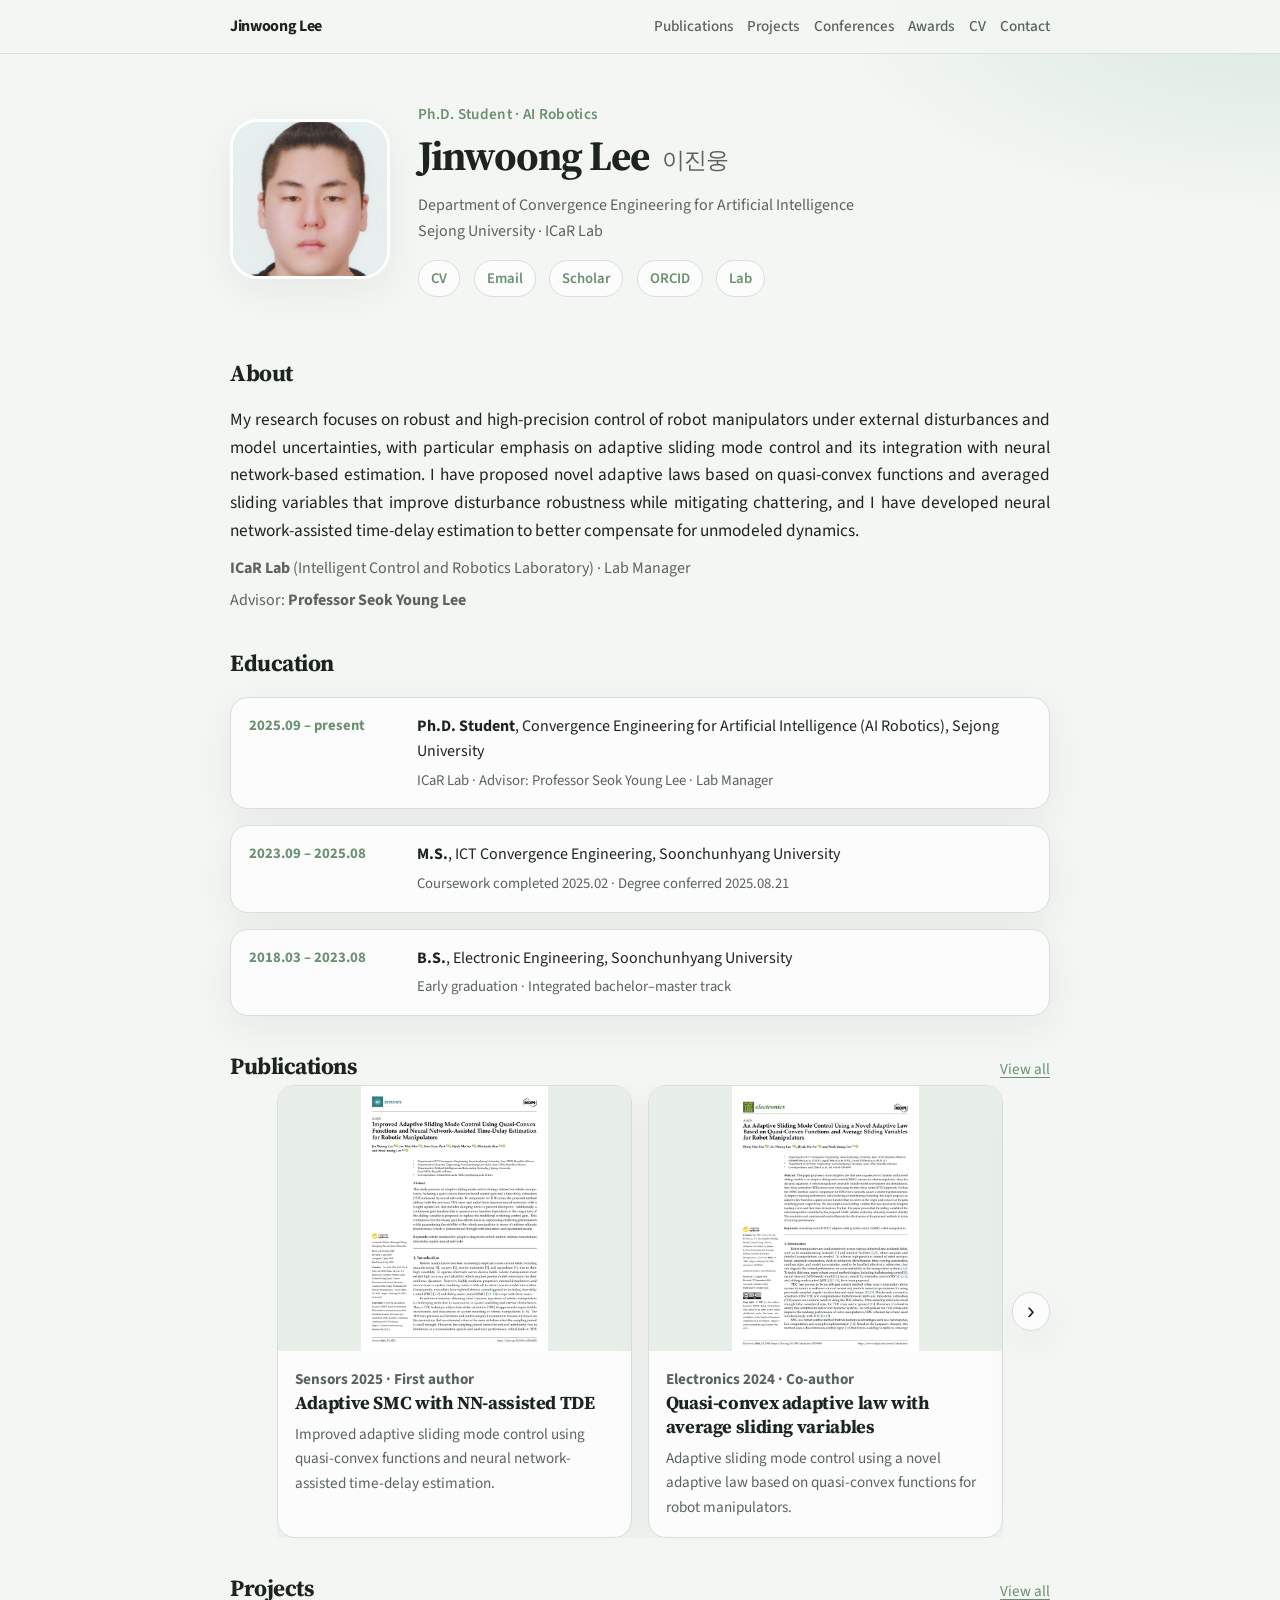
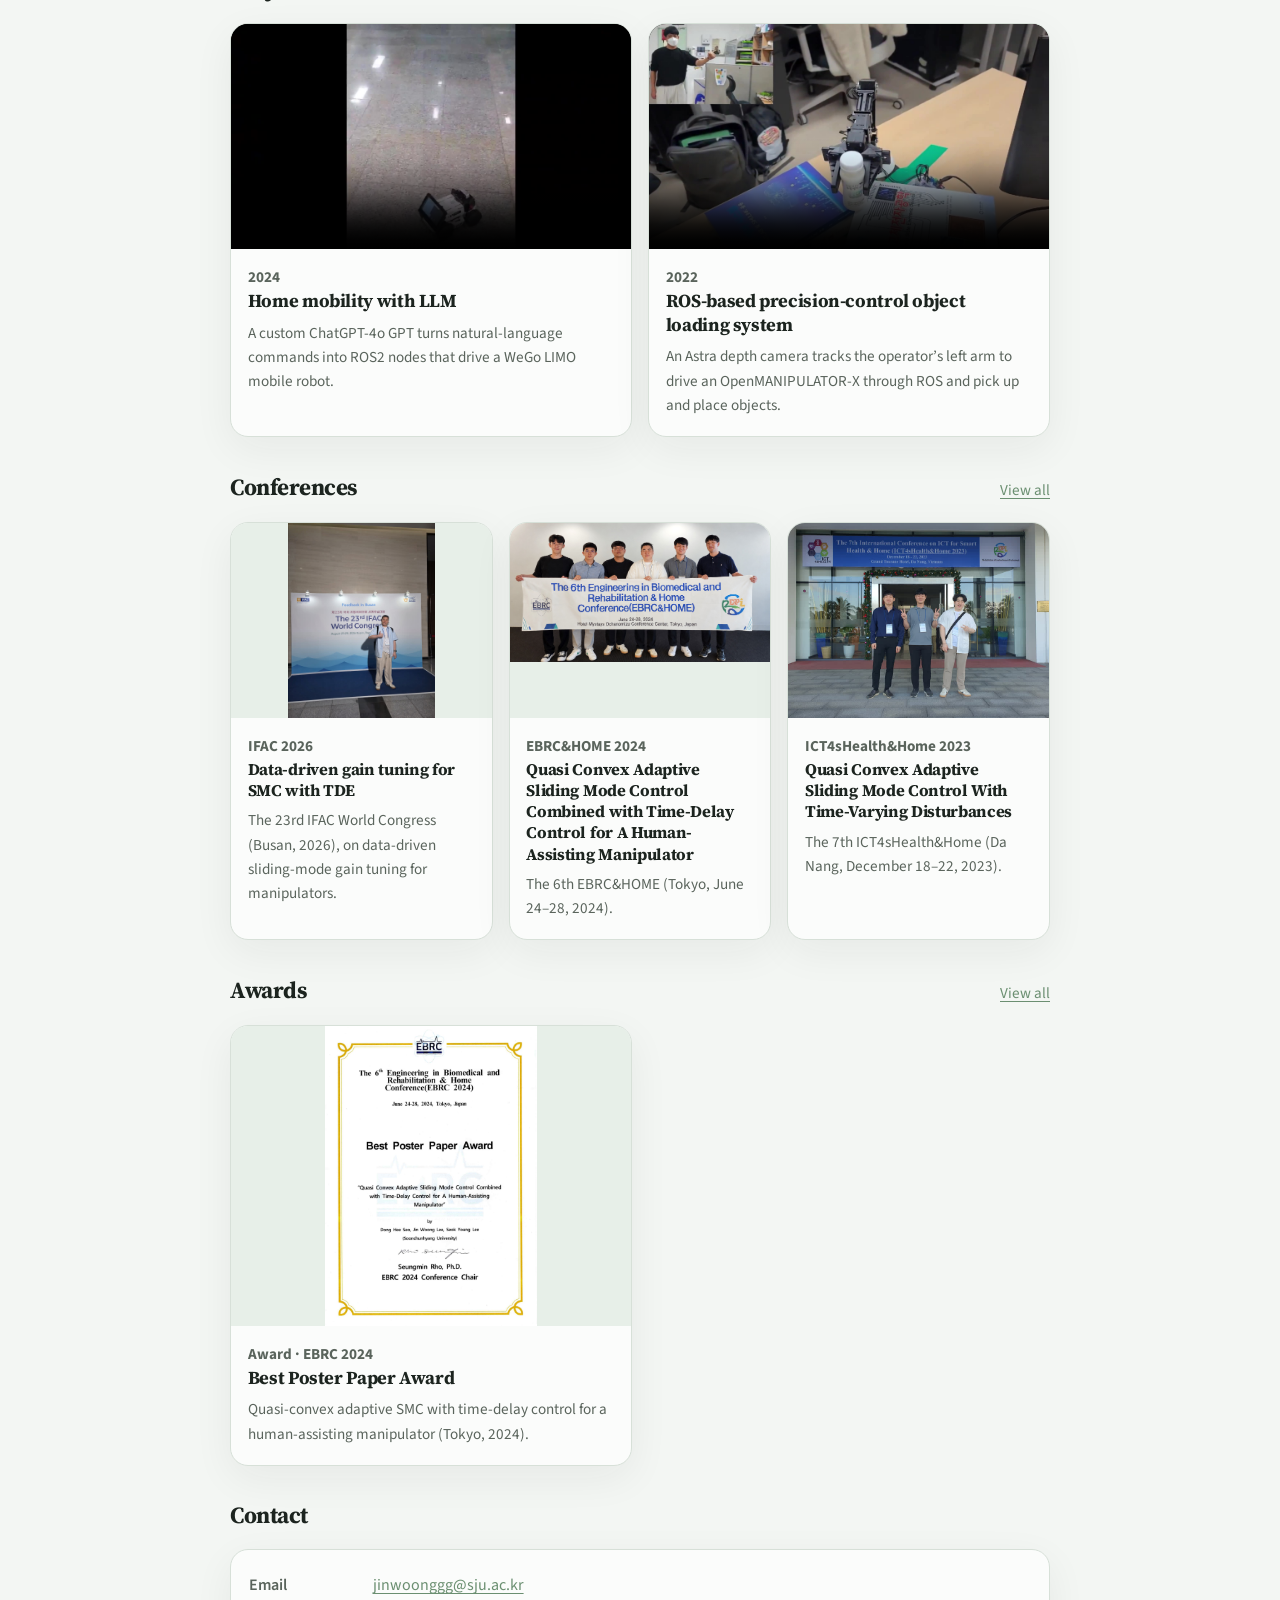
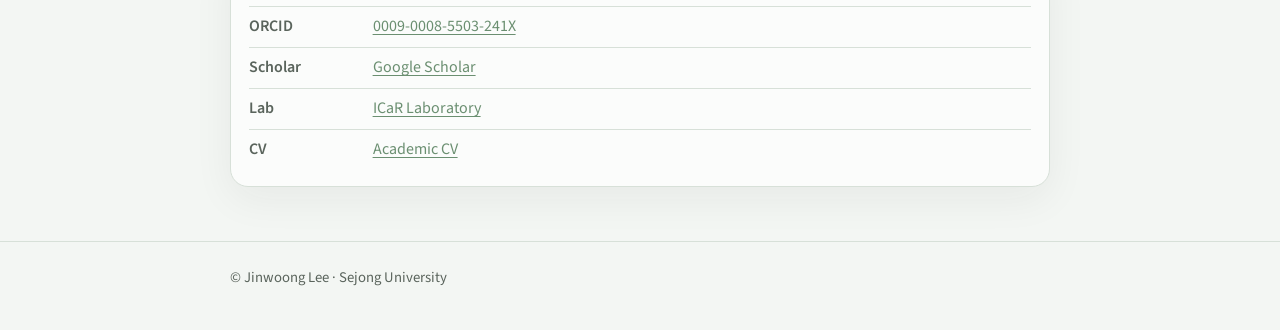
<file: index.html>
<!DOCTYPE html>
<html lang="en">
<head>
  <meta charset="utf-8" />
  <meta name="viewport" content="width=device-width, initial-scale=1" />
  <title>Jinwoong Lee · Portfolio</title>
  <meta name="description" content="Ph.D. student in AI Robotics at Sejong University. Portfolio of adaptive sliding mode control research for robot manipulators." />
  <link rel="preconnect" href="https://fonts.googleapis.com" />
  <link rel="preconnect" href="https://fonts.gstatic.com" crossorigin />
  <link href="https://fonts.googleapis.com/css2?family=Source+Sans+3:ital,wght@0,400;0,500;0,600;0,700;1,400&family=Source+Serif+4:opsz,wght@8..60,500;8..60,600&display=swap" rel="stylesheet" />
  <link rel="stylesheet" href="styles.css" />
</head>
<body>
  <header class="site-header">
    <div class="wrap header-inner">
      <a class="brand" href="index.html">Jinwoong Lee</a>
      <nav aria-label="Primary">
        <a href="publications.html">Publications</a>
        <a href="projects.html">Projects</a>
        <a href="conferences.html">Conferences</a>
        <a href="awards.html">Awards</a>
        <a href="cv.html">CV</a>
        <a href="index.html#contact">Contact</a>
      </nav>
    </div>
  </header>

  <main id="top">
    <section class="hero wrap">
      <img class="avatar" src="assets/profile.jpg" alt="Portrait of Jinwoong Lee" width="160" height="160" />
      <div>
        <p class="eyebrow">Ph.D. Student · AI Robotics</p>
        <h1>Jinwoong Lee <span class="ko">이진웅</span></h1>
        <p class="affiliation">
          Department of Convergence Engineering for Artificial Intelligence<br />
          Sejong University · ICaR Lab
        </p>
        <p class="links">
          <a href="cv.html">CV</a>
          <a href="mailto:jinwoonggg@sju.ac.kr">Email</a>
          <a href="https://scholar.google.com/citations?user=CdS5ZDsAAAAJ" rel="noopener">Scholar</a>
          <a href="https://orcid.org/0009-0008-5503-241X" rel="noopener">ORCID</a>
          <a href="https://icarlaboratory.github.io/" rel="noopener">Lab</a>
        </p>
      </div>
    </section>

    <section id="about" class="wrap section">
      <h2>About</h2>
      <p class="lead">
        My research focuses on robust and high-precision control of robot manipulators under external
        disturbances and model uncertainties, with particular emphasis on adaptive sliding mode control and
        its integration with neural network-based estimation. I have proposed novel adaptive laws based on
        quasi-convex functions and averaged sliding variables that improve disturbance robustness while
        mitigating chattering, and I have developed neural network-assisted time-delay estimation to better
        compensate for unmodeled dynamics.
      </p>
      <p class="meta">
        <strong>ICaR Lab</strong> (Intelligent Control and Robotics Laboratory) · Lab Manager
      </p>
      <p class="meta advisor">
        Advisor: <strong>Professor Seok Young Lee</strong>
      </p>
    </section>

    <section id="education" class="wrap section">
      <h2>Education</h2>
      <ol class="timeline">
        <li>
          <div class="when">2025.09 – present</div>
          <div class="what">
            <strong>Ph.D. Student</strong>, Convergence Engineering for Artificial Intelligence (AI Robotics), Sejong University
            <span class="note">ICaR Lab · Advisor: Professor Seok Young Lee · Lab Manager</span>
          </div>
        </li>
        <li>
          <div class="when">2023.09 – 2025.08</div>
          <div class="what">
            <strong>M.S.</strong>, ICT Convergence Engineering, Soonchunhyang University
            <span class="note">Coursework completed 2025.02 · Degree conferred 2025.08.21</span>
          </div>
        </li>
        <li>
          <div class="when">2018.03 – 2023.08</div>
          <div class="what">
            <strong>B.S.</strong>, Electronic Engineering, Soonchunhyang University
            <span class="note">Early graduation · Integrated bachelor–master track</span>
          </div>
        </li>
      </ol>
    </section>

    <section id="publications" class="wrap section">
      <div class="section-head">
        <h2>Publications</h2>
        <p class="section-note"><a href="publications.html">View all</a></p>
      </div>
      <div class="carousel" data-visible="2" aria-label="Publications carousel">
        <button type="button" class="carousel-btn carousel-btn--prev" aria-label="Previous publications" hidden>‹</button>
        <div class="carousel-viewport">
          <div class="carousel-track">
<a class="project-card" href="https://doi.org/10.3390/s25144252" rel="noopener">
          <img src="assets/publications/sensors-2025-p1.jpg" alt="First page of Sensors 2025 paper" loading="lazy" />
          <div class="project-body">
            <p class="project-label">Sensors 2025 · First author</p>
            <h3>Adaptive SMC with NN-assisted TDE</h3>
            <p>Improved adaptive sliding mode control using quasi-convex functions and neural network-assisted time-delay estimation.</p>
          </div>
        </a>
        <a class="project-card" href="https://doi.org/10.3390/electronics13193940" rel="noopener">
          <img src="assets/publications/electronics-2024-p1.jpg" alt="First page of Electronics 2024 paper" loading="lazy" />
          <div class="project-body">
            <p class="project-label">Electronics 2024 · Co-author</p>
            <h3>Quasi-convex adaptive law with average sliding variables</h3>
            <p>Adaptive sliding mode control using a novel adaptive law based on quasi-convex functions for robot manipulators.</p>
          </div>
        </a>
        <a class="project-card" href="https://doi.org/10.1109/ACCESS.2024.3493882" rel="noopener">
          <img src="assets/publications/ieee-access-2024-p1.jpg" alt="First page of IEEE Access 2024 paper" loading="lazy" />
          <div class="project-body">
            <p class="project-label">IEEE Access 2024 · Co-author</p>
            <h3>Sliding-variable adaptive law for disturbed manipulators</h3>
            <p>Adaptive sliding mode control with a novel sliding-variable-based adaptive law for disturbed robot manipulators.</p>
          </div>
        </a>
          </div>
        </div>
        <button type="button" class="carousel-btn carousel-btn--next" aria-label="Next publications">›</button>
      </div>
</section>

    <section id="projects" class="wrap section">
      <div class="section-head">
        <h2>Projects</h2>
        <p class="section-note"><a href="projects.html">View all</a></p>
      </div>
      <div class="project-grid">
        <div class="project-card">
          <video class="project-video" src="assets/projects/home-mobility-llm.mp4" poster="assets/projects/home-mobility-llm-poster.jpg" autoplay muted loop playsinline controls preload="metadata" aria-label="Home mobility with LLM demo video"></video>
          <div class="project-body">
            <p class="project-label">2024</p>
            <h3><a href="projects.html">Home mobility with LLM</a></h3>
            <p>A custom ChatGPT-4o GPT turns natural-language commands into ROS2 nodes that drive a WeGo LIMO mobile robot.</p>
          </div>
        </div>
        <div class="project-card">
          <video class="project-video" src="assets/projects/ros-object-loading.mp4" poster="assets/projects/ros-object-loading-poster.jpg" autoplay muted loop playsinline controls preload="metadata" aria-label="ROS-based precision-control object loading system demo video"></video>
          <div class="project-body">
            <p class="project-label">2022</p>
            <h3><a href="projects.html#ros-object-loading">ROS-based precision-control object loading system</a></h3>
            <p>An Astra depth camera tracks the operator&rsquo;s left arm to drive an OpenMANIPULATOR-X through ROS and pick up and place objects.</p>
          </div>
        </div>
      </div>
    </section>

    <section id="conferences" class="wrap section">
      <div class="section-head">
        <h2>Conferences</h2>
        <p class="section-note"><a href="conferences.html">View all</a></p>
      </div>
      <div class="project-grid project-grid--3">
        <a class="project-card" href="conferences.html">
          <img src="assets/activities/2026-busan.jpg" alt="IFAC 2026, Busan" loading="lazy" />
          <div class="project-body">
            <p class="project-label">IFAC 2026</p>
            <h3>Data-driven gain tuning for SMC with TDE</h3>
            <p>The 23rd IFAC World Congress (Busan, 2026), on data-driven sliding-mode gain tuning for manipulators.</p>
          </div>
        </a>
        <a class="project-card" href="conferences.html">
          <img src="assets/activities/2024-tokyo.jpg" alt="At EBRC&amp;HOME 2024, Tokyo" loading="lazy" />
          <div class="project-body">
            <p class="project-label">EBRC&amp;HOME 2024</p>
            <h3>Quasi Convex Adaptive Sliding Mode Control Combined with Time-Delay Control for A Human-Assisting Manipulator</h3>
            <p>The 6th EBRC&amp;HOME (Tokyo, June 24–28, 2024).</p>
          </div>
        </a>
        <a class="project-card" href="conferences.html">
          <img src="assets/activities/2023-danang.jpg" alt="At ICT4sHealth&amp;Home 2023, Da Nang" loading="lazy" />
          <div class="project-body">
            <p class="project-label">ICT4sHealth&amp;Home 2023</p>
            <h3>Quasi Convex Adaptive Sliding Mode Control With Time-Varying Disturbances</h3>
            <p>The 7th ICT4sHealth&amp;Home (Da Nang, December 18–22, 2023).</p>
          </div>
        </a>
      </div>
    </section>

    <section id="awards" class="wrap section">
      <div class="section-head">
        <h2>Awards</h2>
        <p class="section-note"><a href="awards.html">View all</a></p>
      </div>
      <div class="project-grid">
        <a class="project-card" href="awards.html">
          <img src="assets/activities/2024-tokyo-award.jpg" alt="EBRC 2024 Best Poster Paper Award" loading="lazy" />
          <div class="project-body">
            <p class="project-label">Award · EBRC 2024</p>
            <h3>Best Poster Paper Award</h3>
            <p>Quasi-convex adaptive SMC with time-delay control for a human-assisting manipulator (Tokyo, 2024).</p>
          </div>
        </a>
      </div>
    </section>

    <section id="contact" class="wrap section">
      <h2>Contact</h2>
      <ul class="contact-list">
        <li><span>Email</span> <a href="mailto:jinwoonggg@sju.ac.kr">jinwoonggg@sju.ac.kr</a></li>
        <li><span>ORCID</span> <a href="https://orcid.org/0009-0008-5503-241X" rel="noopener">0009-0008-5503-241X</a></li>
        <li><span>Scholar</span> <a href="https://scholar.google.com/citations?user=CdS5ZDsAAAAJ" rel="noopener">Google Scholar</a></li>
        <li><span>Lab</span> <a href="https://icarlaboratory.github.io/" rel="noopener">ICaR Laboratory</a></li>
        <li><span>CV</span> <a href="cv.html">Academic CV</a></li>
      </ul>
    </section>
  </main>

  <footer class="site-footer">
    <div class="wrap">© Jinwoong Lee · Sejong University</div>
  </footer>

  <script>
  (function () {
    document.querySelectorAll(".carousel").forEach(function (root) {
      var viewport = root.querySelector(".carousel-viewport");
      var track = root.querySelector(".carousel-track");
      var prev = root.querySelector(".carousel-btn--prev");
      var next = root.querySelector(".carousel-btn--next");
      var visible = parseInt(root.getAttribute("data-visible") || "2", 10);
      var index = 0;

      function cards() {
        return Array.prototype.slice.call(track.children).filter(function (el) {
          return el.nodeType === 1;
        });
      }

      function maxIndex() {
        return Math.max(0, cards().length - visible);
      }

      function update() {
        var list = cards();
        if (!list.length) return;
        var card = list[0];
        var gap = parseFloat(getComputedStyle(track).gap) || 0;
        var step = card.getBoundingClientRect().width + gap;
        track.style.transform = "translateX(" + (-index * step) + "px)";
        prev.hidden = index <= 0;
        next.hidden = index >= maxIndex();
      }

      prev.addEventListener("click", function () {
        index = Math.max(0, index - 1);
        update();
      });
      next.addEventListener("click", function () {
        index = Math.min(maxIndex(), index + 1);
        update();
      });
      window.addEventListener("resize", function () {
        // on narrow screens show 1
        var w = window.innerWidth;
        visible = w <= 700 ? 1 : parseInt(root.getAttribute("data-visible") || "2", 10);
        index = Math.min(index, maxIndex());
        update();
      });
      update();
    });
  })();
  </script>

</body>
</html>
</file>
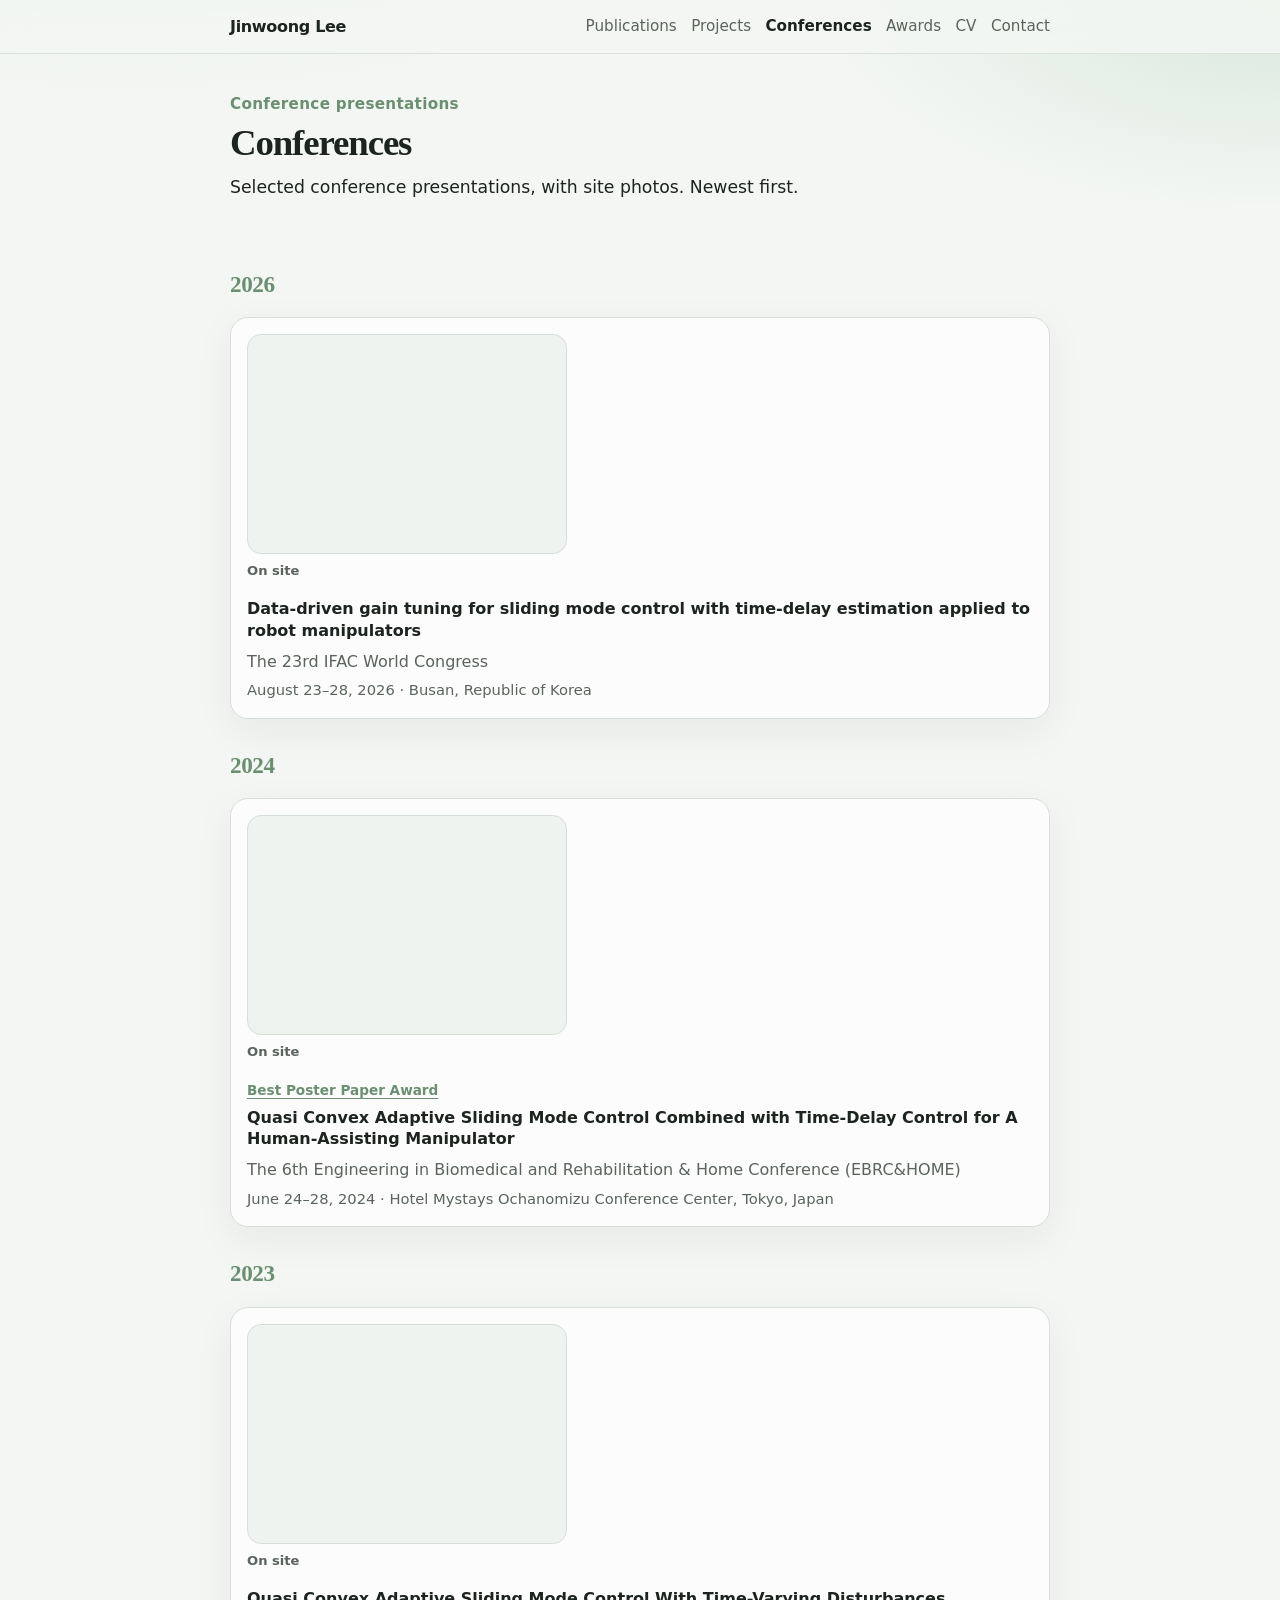
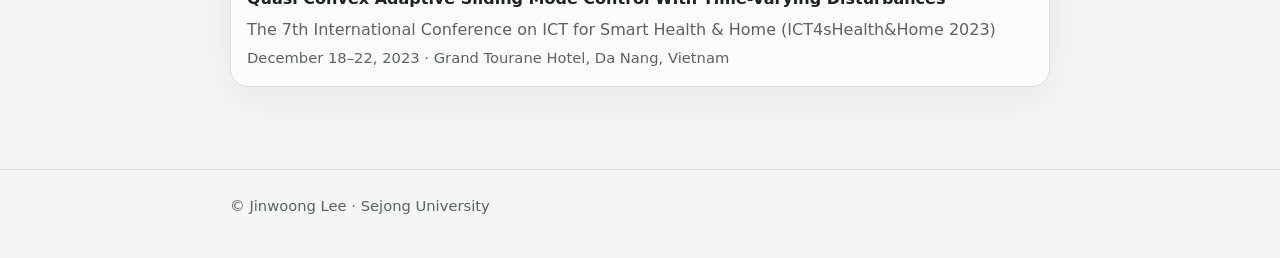
<file: activities.html>
<!DOCTYPE html>
<html lang="en">
<head>
  <meta charset="utf-8" />
  <meta name="viewport" content="width=device-width, initial-scale=1" />
  <title>Moved to Conferences · Jinwoong Lee</title>
  <meta http-equiv="refresh" content="0; url=conferences.html" />
  <link rel="canonical" href="conferences.html" />
  <meta name="description" content="This page has moved to conferences.html." />
  <link rel="preconnect" href="https://fonts.googleapis.com" />
  <link rel="preconnect" href="https://fonts.gstatic.com" crossorigin />
  <link href="https://fonts.googleapis.com/css2?family=Source+Sans+3:ital,wght@0,400;0,500;0,600;0,700;1,400&family=Source+Serif+4:opsz,wght@8..60,500;8..60,600&display=swap" rel="stylesheet" />
  <link rel="stylesheet" href="styles.css" />
</head>
<body>
  <header class="site-header">
    <div class="wrap header-inner">
      <a class="brand" href="index.html">Jinwoong Lee</a>
      <nav aria-label="Primary">
        <a href="publications.html">Publications</a>
        <a href="projects.html">Projects</a>
        <a href="conferences.html">Conferences</a>
        <a href="awards.html">Awards</a>
        <a href="cv.html">CV</a>
        <a href="index.html#contact">Contact</a>
      </nav>
    </div>
  </header>

  <main id="top">
    <section class="wrap section page-hero">
      <h1>Conferences</h1>
      <p class="lead">This page has moved to <a href="conferences.html">Conferences</a>.</p>
    </section>
  </main>

  <footer class="site-footer">
    <div class="wrap">© Jinwoong Lee · Sejong University</div>
  </footer>
</body>
</html>
</file>
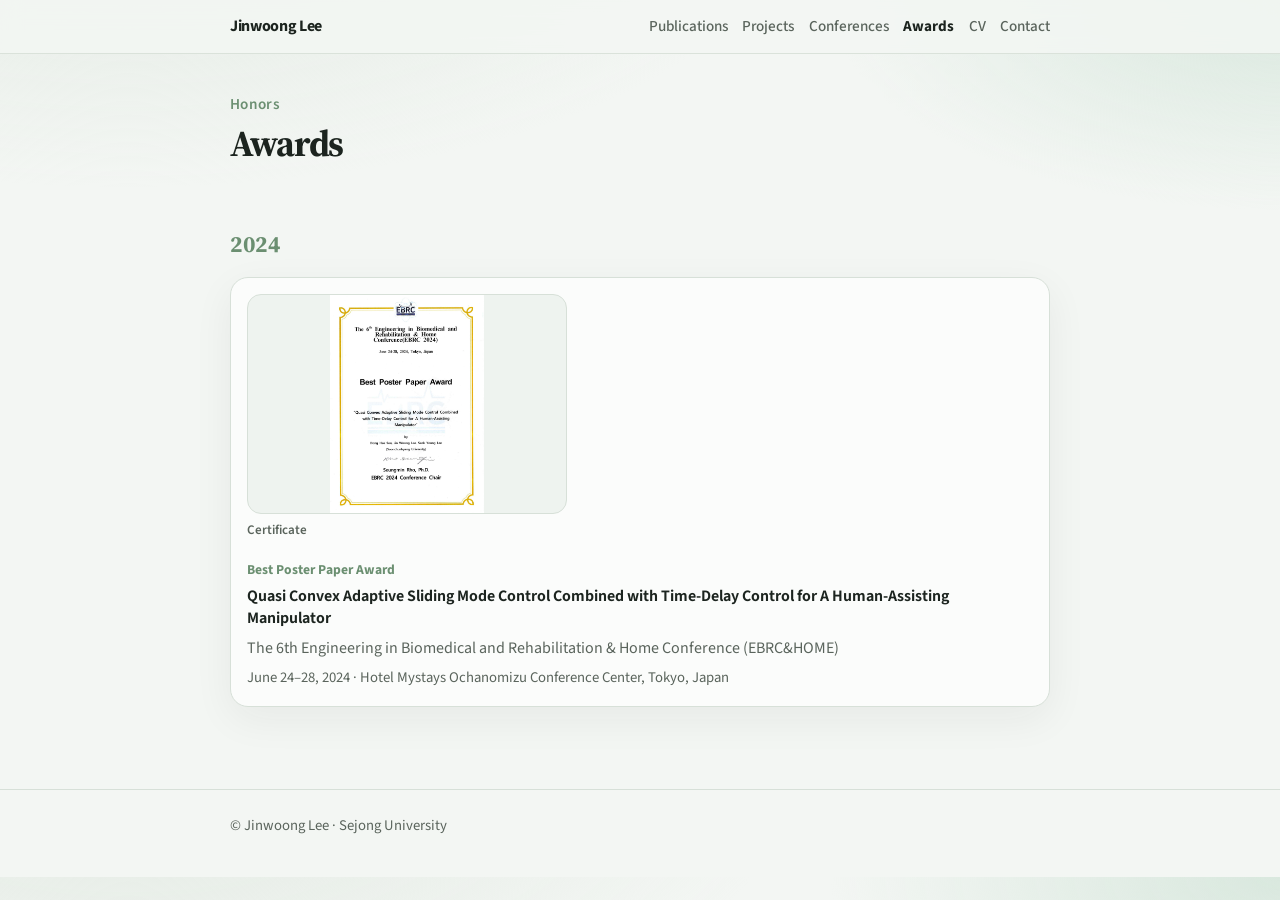
<file: awards.html>
<!DOCTYPE html>
<html lang="en">
<head>
  <meta charset="utf-8" />
  <meta name="viewport" content="width=device-width, initial-scale=1" />
  <title>Awards · Jinwoong Lee</title>
  <meta name="description" content="Awards received by Jinwoong Lee." />
  <link rel="preconnect" href="https://fonts.googleapis.com" />
  <link rel="preconnect" href="https://fonts.gstatic.com" crossorigin />
  <link href="https://fonts.googleapis.com/css2?family=Source+Sans+3:ital,wght@0,400;0,500;0,600;0,700;1,400&family=Source+Serif+4:opsz,wght@8..60,500;8..60,600&display=swap" rel="stylesheet" />
  <link rel="stylesheet" href="styles.css" />
</head>
<body>
  <header class="site-header">
    <div class="wrap header-inner">
      <a class="brand" href="index.html">Jinwoong Lee</a>
      <nav aria-label="Primary">
        <a href="publications.html">Publications</a>
        <a href="projects.html">Projects</a>
        <a href="conferences.html">Conferences</a>
        <a href="awards.html" class="is-active" aria-current="page">Awards</a>
        <a href="cv.html">CV</a>
        <a href="index.html#contact">Contact</a>
      </nav>
    </div>
  </header>

  <main id="top">
    <section class="wrap section page-hero">
      <p class="eyebrow">Honors</p>
      <h1>Awards</h1>
    </section>

    <section class="wrap section">
      <div class="year-block">
        <h2 class="year">2024</h2>
        <article class="activity-card">
          <div class="activity-media activity-media--single">
            <figure>
              <img class="activity-material activity-award" src="assets/activities/2024-tokyo-award.jpg" alt="Best Poster Paper Award certificate, EBRC 2024" width="1200" height="1696" loading="lazy" />
              <figcaption>Certificate</figcaption>
            </figure>
          </div>
          <div>
            <p class="activity-type">Best Poster Paper Award</p>
            <p class="activity-title">Quasi Convex Adaptive Sliding Mode Control Combined with Time-Delay Control for A Human-Assisting Manipulator</p>
            <p class="activity-venue">The 6th Engineering in Biomedical and Rehabilitation &amp; Home Conference (EBRC&amp;HOME)</p>
            <p class="activity-meta">June 24–28, 2024 · Hotel Mystays Ochanomizu Conference Center, Tokyo, Japan</p>
          </div>
        </article>
      </div>
    </section>
  </main>

  <footer class="site-footer">
    <div class="wrap">© Jinwoong Lee · Sejong University</div>
  </footer>
</body>
</html>
</file>
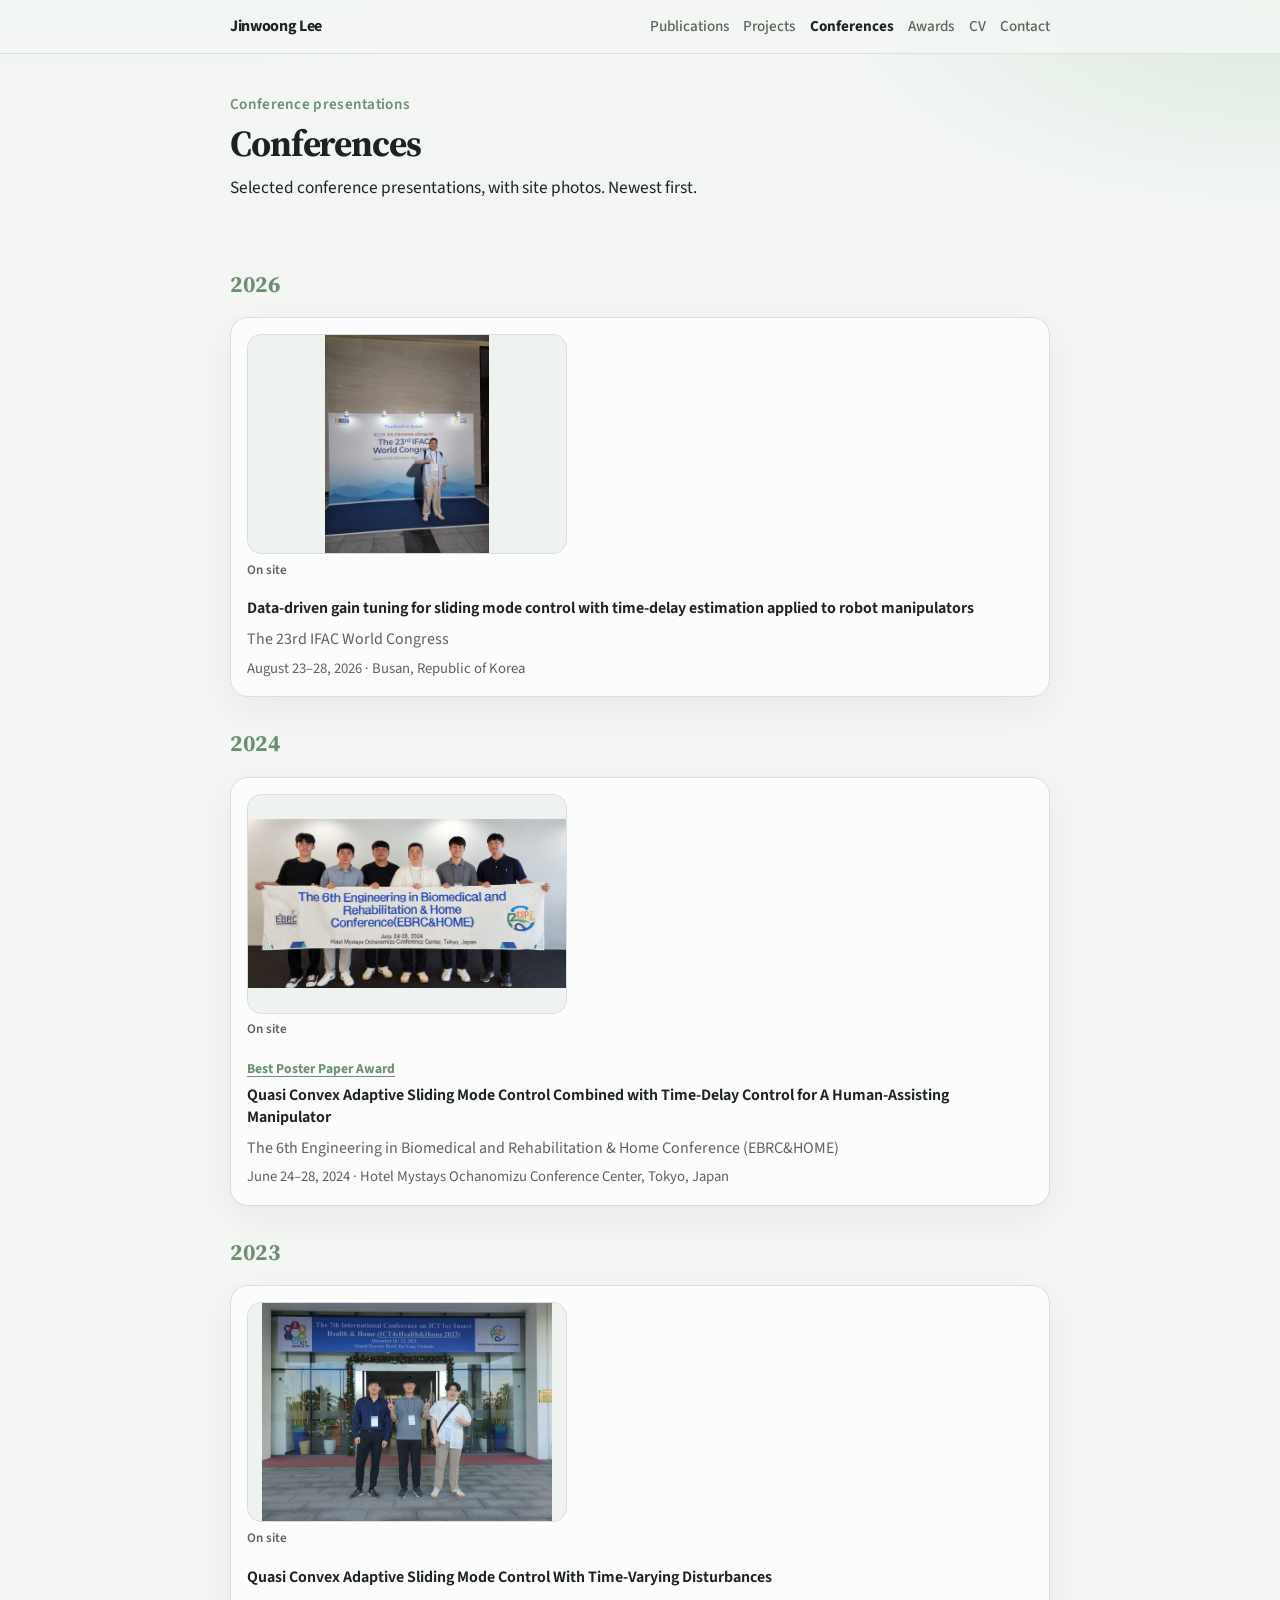
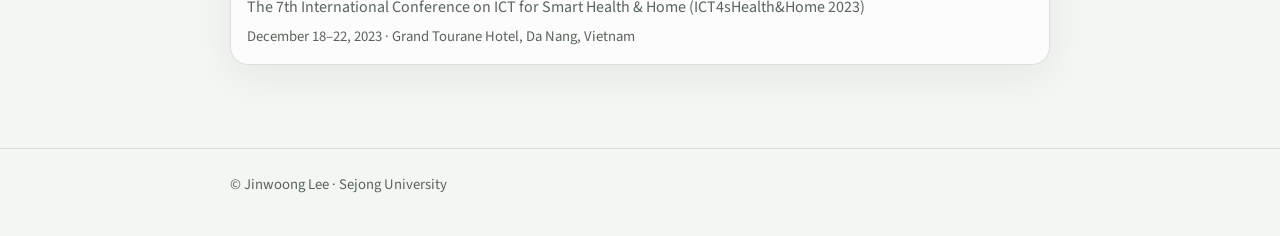
<file: conferences.html>
<!DOCTYPE html>
<html lang="en">
<head>
  <meta charset="utf-8" />
  <meta name="viewport" content="width=device-width, initial-scale=1" />
  <title>Conferences · Jinwoong Lee</title>
  <meta name="description" content="Conference presentations by Jinwoong Lee." />
  <link rel="preconnect" href="https://fonts.googleapis.com" />
  <link rel="preconnect" href="https://fonts.gstatic.com" crossorigin />
  <link href="https://fonts.googleapis.com/css2?family=Source+Sans+3:ital,wght@0,400;0,500;0,600;0,700;1,400&family=Source+Serif+4:opsz,wght@8..60,500;8..60,600&display=swap" rel="stylesheet" />
  <link rel="stylesheet" href="styles.css" />
</head>
<body>
  <header class="site-header">
    <div class="wrap header-inner">
      <a class="brand" href="index.html">Jinwoong Lee</a>
      <nav aria-label="Primary">
        <a href="publications.html">Publications</a>
        <a href="projects.html">Projects</a>
        <a href="conferences.html" class="is-active" aria-current="page">Conferences</a>
        <a href="awards.html">Awards</a>
        <a href="cv.html">CV</a>
        <a href="index.html#contact">Contact</a>
      </nav>
    </div>
  </header>

  <main id="top">
    <section class="wrap section page-hero">
      <p class="eyebrow">Conference presentations</p>
      <h1>Conferences</h1>
      <p class="lead">Selected conference presentations, with site photos. Newest first.</p>
    </section>

    <section class="wrap section">
      <div class="year-block">
        <h2 class="year">2026</h2>
        <article class="activity-card">
          <div class="activity-media activity-media--single">
            <figure>
              <img class="activity-photo" src="assets/activities/2026-busan.jpg" alt="At IFAC World Congress 2026, Busan" width="720" height="960" loading="lazy" />
              <figcaption>On site</figcaption>
            </figure>
          </div>
          <div>
            <p class="activity-title">Data-driven gain tuning for sliding mode control with time-delay estimation applied to robot manipulators</p>
            <p class="activity-venue">The 23rd IFAC World Congress</p>
            <p class="activity-meta">August 23–28, 2026 · Busan, Republic of Korea</p>
          </div>
        </article>
      </div>
      <div class="year-block">
        <h2 class="year">2024</h2>
        <article class="activity-card">
          <div class="activity-media activity-media--single">
            <figure>
              <img class="activity-photo" src="assets/activities/2024-tokyo.jpg" alt="At EBRC&amp;HOME 2024, Tokyo" width="720" height="540" loading="lazy" />
              <figcaption>On site</figcaption>
            </figure>
          </div>
          <div>
            <p class="activity-type"><a href="awards.html">Best Poster Paper Award</a></p>
            <p class="activity-title">Quasi Convex Adaptive Sliding Mode Control Combined with Time-Delay Control for A Human-Assisting Manipulator</p>
            <p class="activity-venue">The 6th Engineering in Biomedical and Rehabilitation &amp; Home Conference (EBRC&amp;HOME)</p>
            <p class="activity-meta">June 24–28, 2024 · Hotel Mystays Ochanomizu Conference Center, Tokyo, Japan</p>
          </div>
        </article>
      </div>
      <div class="year-block">
        <h2 class="year">2023</h2>
        <article class="activity-card">
          <div class="activity-media activity-media--single">
            <figure>
              <img class="activity-photo" src="assets/activities/2023-danang.jpg" alt="At ICT4sHealth&amp;Home 2023, Da Nang" width="720" height="540" loading="lazy" />
              <figcaption>On site</figcaption>
            </figure>
          </div>
          <div>
            <p class="activity-title">Quasi Convex Adaptive Sliding Mode Control With Time-Varying Disturbances</p>
            <p class="activity-venue">The 7th International Conference on ICT for Smart Health &amp; Home (ICT4sHealth&amp;Home 2023)</p>
            <p class="activity-meta">December 18–22, 2023 · Grand Tourane Hotel, Da Nang, Vietnam</p>
          </div>
        </article>
      </div>
    </section>
  </main>

  <footer class="site-footer">
    <div class="wrap">© Jinwoong Lee · Sejong University</div>
  </footer>
</body>
</html>
</file>
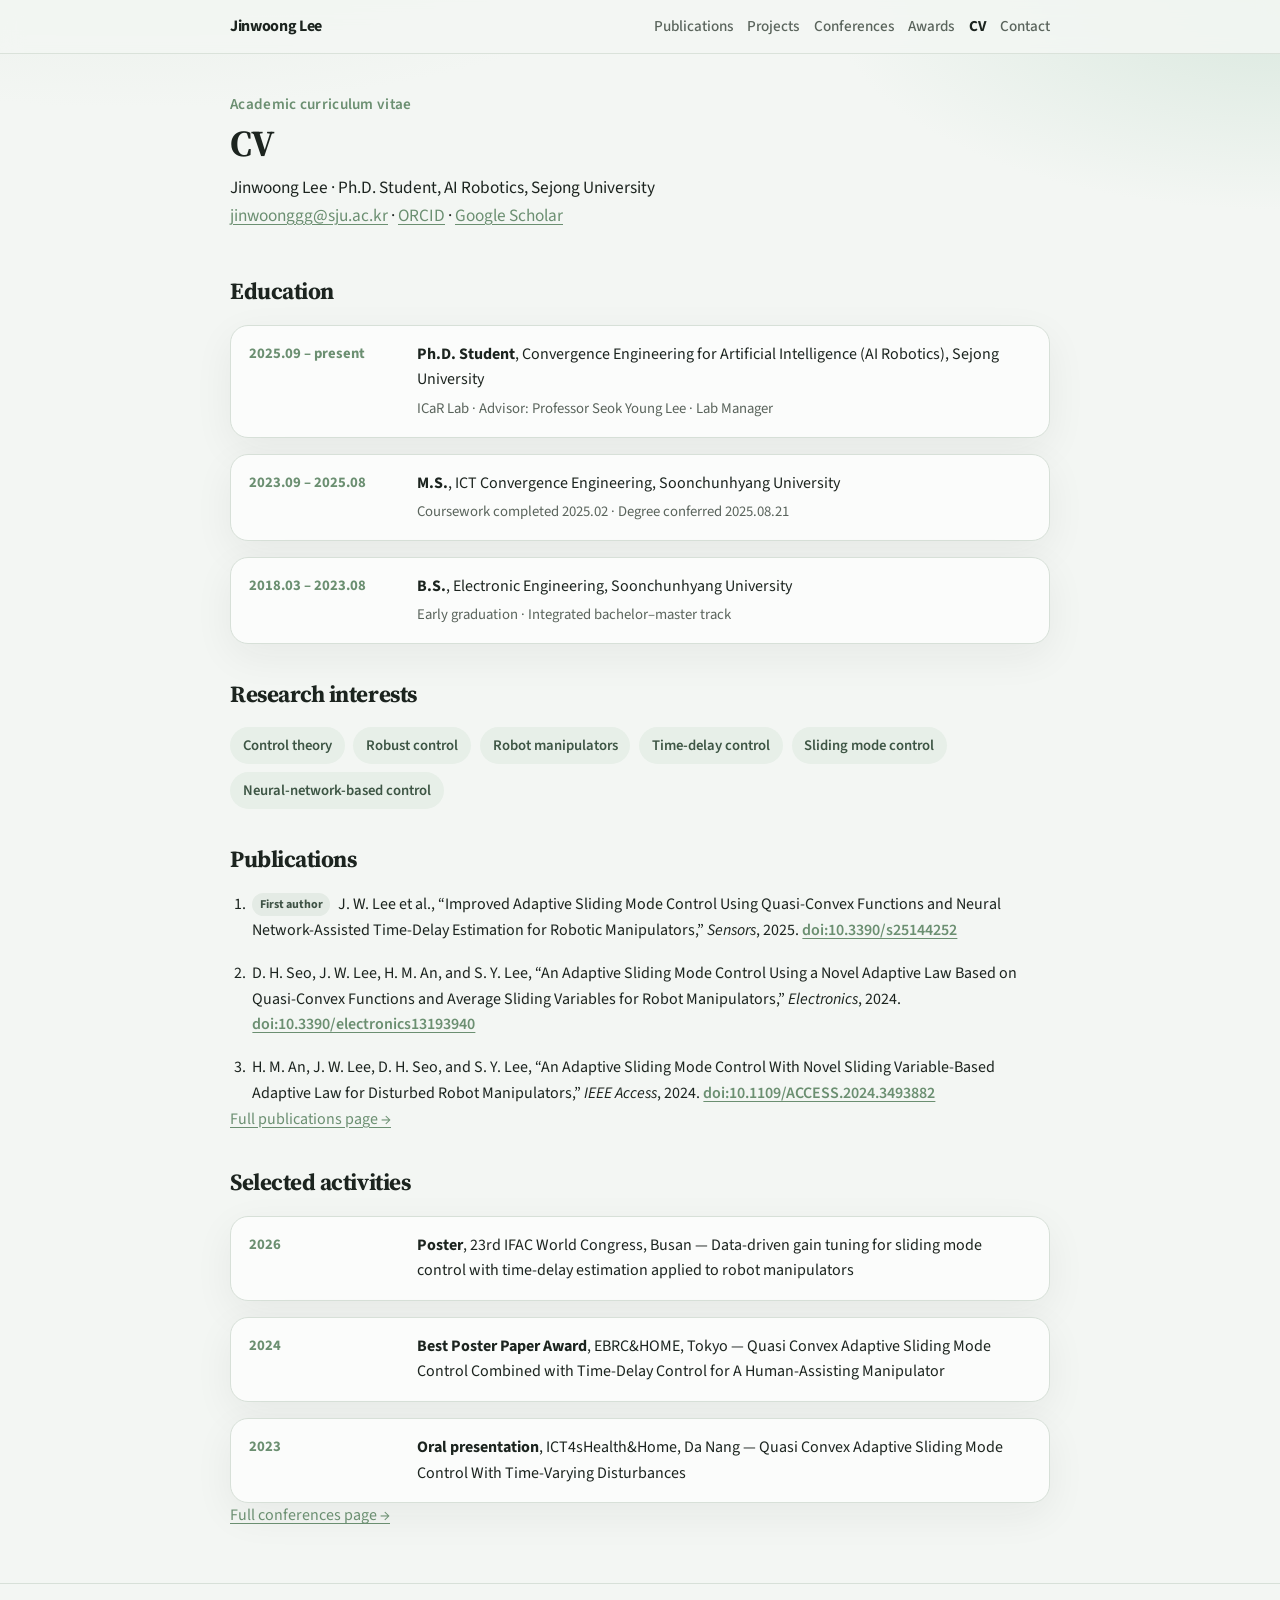
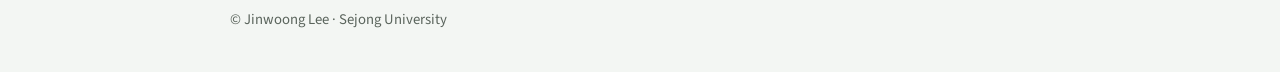
<file: cv.html>
<!DOCTYPE html>
<html lang="en">
<head>
  <meta charset="utf-8" />
  <meta name="viewport" content="width=device-width, initial-scale=1" />
  <title>CV · Jinwoong Lee</title>
  <meta name="description" content="Academic CV of Jinwoong Lee, Ph.D. student in AI Robotics at Sejong University." />
  <link rel="preconnect" href="https://fonts.googleapis.com" />
  <link rel="preconnect" href="https://fonts.gstatic.com" crossorigin />
  <link href="https://fonts.googleapis.com/css2?family=Source+Sans+3:ital,wght@0,400;0,500;0,600;0,700;1,400&family=Source+Serif+4:opsz,wght@8..60,500;8..60,600&display=swap" rel="stylesheet" />
  <link rel="stylesheet" href="styles.css" />
</head>
<body>
  <header class="site-header">
    <div class="wrap header-inner">
      <a class="brand" href="index.html">Jinwoong Lee</a>
      <nav aria-label="Primary">
        <a href="publications.html">Publications</a>
        <a href="projects.html">Projects</a>
        <a href="conferences.html">Conferences</a>
        <a href="awards.html">Awards</a>
        <a href="cv.html" class="is-active" aria-current="page">CV</a>
        <a href="index.html#contact">Contact</a>
      </nav>
    </div>
  </header>

  <main id="top">
    <section class="wrap section page-hero">
      <p class="eyebrow">Academic curriculum vitae</p>
      <h1>CV</h1>
      <p class="lead">
        Jinwoong Lee · Ph.D. Student, AI Robotics, Sejong University<br />
        <a href="mailto:jinwoonggg@sju.ac.kr">jinwoonggg@sju.ac.kr</a> ·
        <a href="https://orcid.org/0009-0008-5503-241X" rel="noopener">ORCID</a> ·
        <a href="https://scholar.google.com/citations?user=CdS5ZDsAAAAJ" rel="noopener">Google Scholar</a>
      </p>
    </section>

    <section class="wrap section">
      <h2>Education</h2>
      <ol class="timeline">
        <li>
          <div class="when">2025.09 – present</div>
          <div class="what">
            <strong>Ph.D. Student</strong>, Convergence Engineering for Artificial Intelligence (AI Robotics), Sejong University
            <span class="note">ICaR Lab · Advisor: Professor Seok Young Lee · Lab Manager</span>
          </div>
        </li>
        <li>
          <div class="when">2023.09 – 2025.08</div>
          <div class="what">
            <strong>M.S.</strong>, ICT Convergence Engineering, Soonchunhyang University
            <span class="note">Coursework completed 2025.02 · Degree conferred 2025.08.21</span>
          </div>
        </li>
        <li>
          <div class="when">2018.03 – 2023.08</div>
          <div class="what">
            <strong>B.S.</strong>, Electronic Engineering, Soonchunhyang University
            <span class="note">Early graduation · Integrated bachelor–master track</span>
          </div>
        </li>
      </ol>
    </section>

    <section class="wrap section">
      <h2>Research interests</h2>
      <ul class="tags">
        <li>Control theory</li>
        <li>Robust control</li>
        <li>Robot manipulators</li>
        <li>Time-delay control</li>
        <li>Sliding mode control</li>
        <li>Neural-network-based control</li>
      </ul>
    </section>

    <section class="wrap section">
      <h2>Publications</h2>
      <ol class="pubs">
        <li>
          <span class="badge">First author</span>
          J. W. Lee et al.,
          “Improved Adaptive Sliding Mode Control Using Quasi-Convex Functions and Neural Network-Assisted Time-Delay Estimation for Robotic Manipulators,”
          <em>Sensors</em>, 2025.
          <a href="https://doi.org/10.3390/s25144252" rel="noopener">doi:10.3390/s25144252</a>
        </li>
        <li>
          D. H. Seo, J. W. Lee, H. M. An, and S. Y. Lee,
          “An Adaptive Sliding Mode Control Using a Novel Adaptive Law Based on Quasi-Convex Functions and Average Sliding Variables for Robot Manipulators,”
          <em>Electronics</em>, 2024.
          <a href="https://doi.org/10.3390/electronics13193940" rel="noopener">doi:10.3390/electronics13193940</a>
        </li>
        <li>
          H. M. An, J. W. Lee, D. H. Seo, and S. Y. Lee,
          “An Adaptive Sliding Mode Control With Novel Sliding Variable-Based Adaptive Law for Disturbed Robot Manipulators,”
          <em>IEEE Access</em>, 2024.
          <a href="https://doi.org/10.1109/ACCESS.2024.3493882" rel="noopener">doi:10.1109/ACCESS.2024.3493882</a>
        </li>
      </ol>
      <p class="meta"><a href="publications.html">Full publications page →</a></p>
    </section>

    <section class="wrap section">
      <h2>Selected activities</h2>
      <ol class="timeline">
        <li>
          <div class="when">2026</div>
          <div class="what">
            <strong>Poster</strong>, 23rd IFAC World Congress, Busan —
            Data-driven gain tuning for sliding mode control with time-delay estimation applied to robot manipulators
          </div>
        </li>
        <li>
          <div class="when">2024</div>
          <div class="what">
            <strong>Best Poster Paper Award</strong>, EBRC&amp;HOME, Tokyo — Quasi Convex Adaptive Sliding Mode Control Combined with Time-Delay Control for A Human-Assisting Manipulator
          </div>
        </li>
        <li>
          <div class="when">2023</div>
          <div class="what">
            <strong>Oral presentation</strong>, ICT4sHealth&amp;Home, Da Nang —
            Quasi Convex Adaptive Sliding Mode Control With Time-Varying Disturbances
          </div>
        </li>
      </ol>
      <p class="meta"><a href="conferences.html">Full conferences page →</a></p>
    </section>
  </main>

  <footer class="site-footer">
    <div class="wrap">© Jinwoong Lee · Sejong University</div>
  </footer>
</body>
</html>
</file>
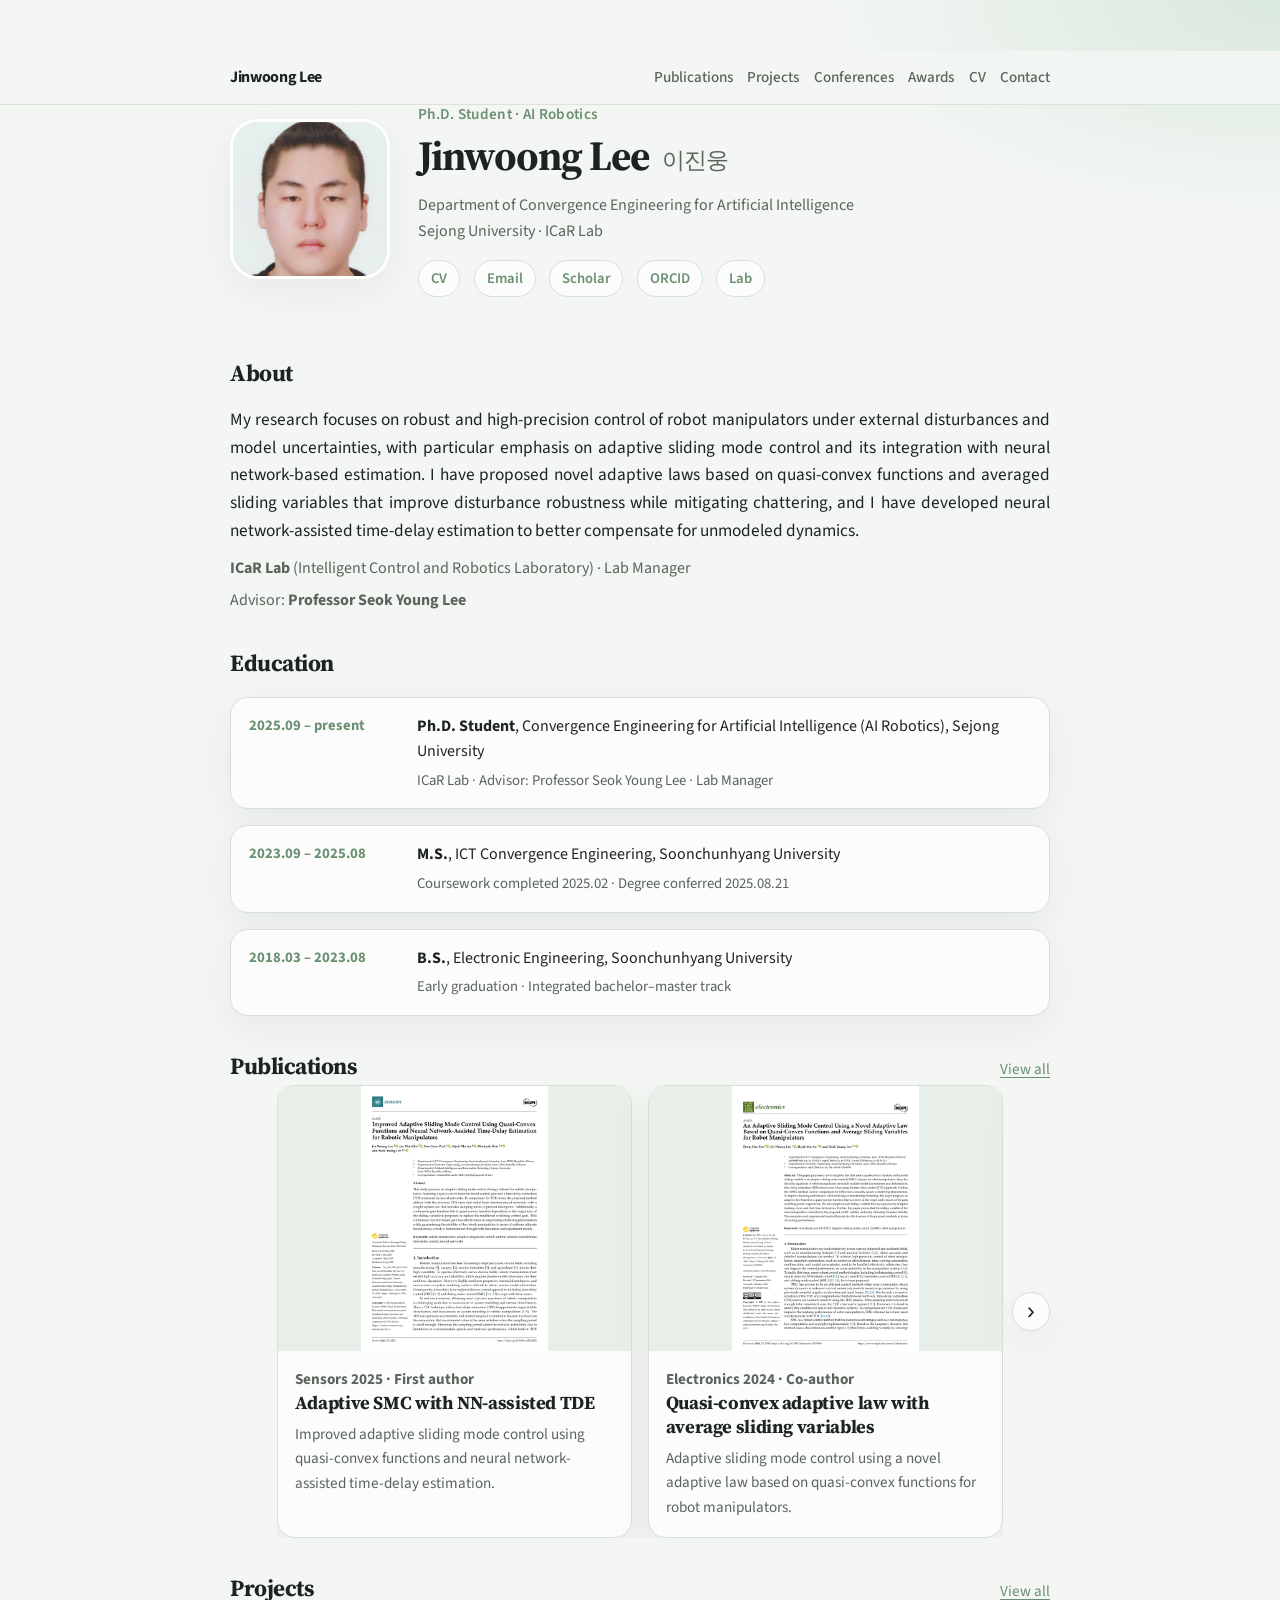
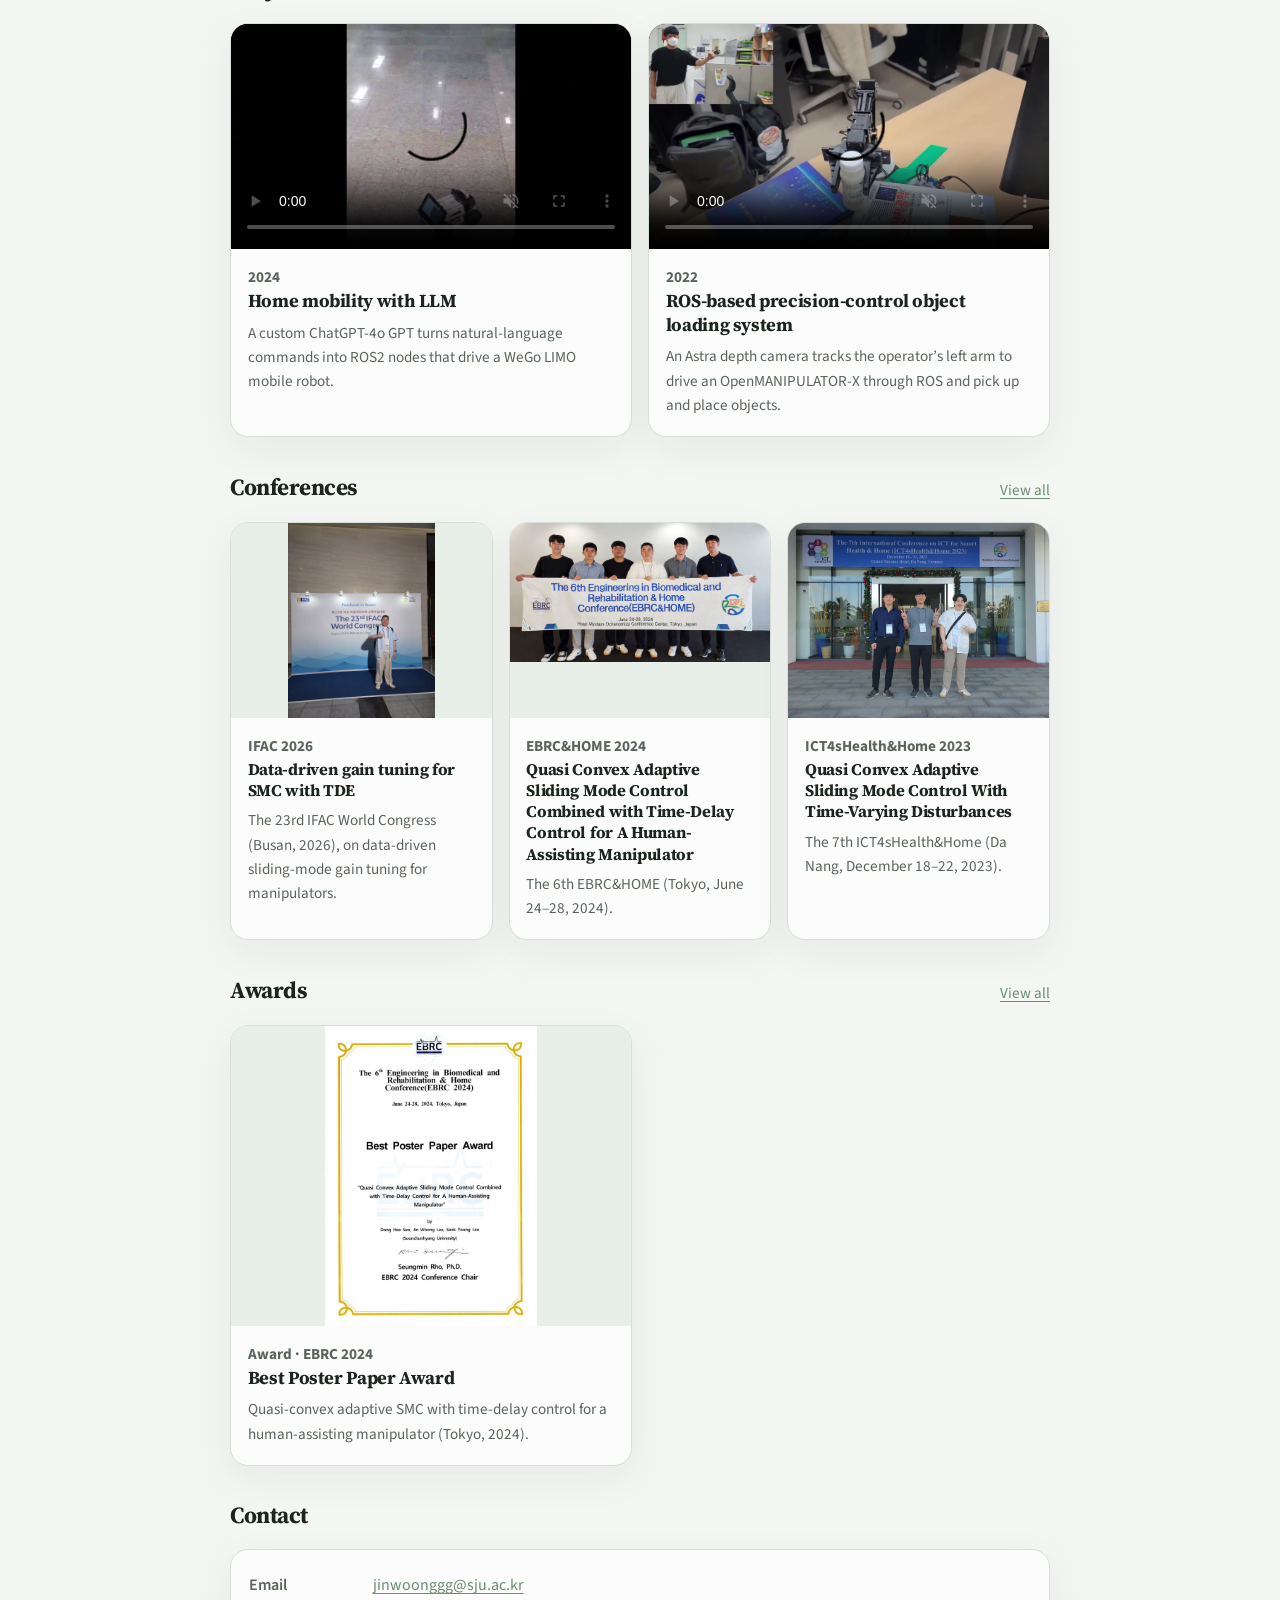
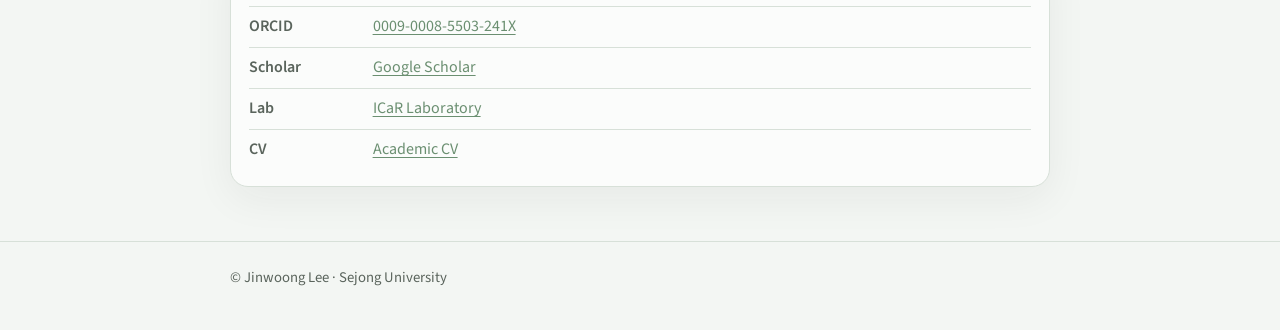
<file: education.html>
<!DOCTYPE html>
<html lang="en">
<head>
  <meta charset="utf-8" />
  <meta name="viewport" content="width=device-width, initial-scale=1" />
  <title>Moved to Education · Jinwoong Lee</title>
  <meta http-equiv="refresh" content="0; url=index.html#education" />
  <link rel="canonical" href="index.html#education" />
  <meta name="description" content="This page has moved to index.html#education." />
  <link rel="preconnect" href="https://fonts.googleapis.com" />
  <link rel="preconnect" href="https://fonts.gstatic.com" crossorigin />
  <link href="https://fonts.googleapis.com/css2?family=Source+Sans+3:ital,wght@0,400;0,500;0,600;0,700;1,400&family=Source+Serif+4:opsz,wght@8..60,500;8..60,600&display=swap" rel="stylesheet" />
  <link rel="stylesheet" href="styles.css" />
</head>
<body>
  <header class="site-header">
    <div class="wrap header-inner">
      <a class="brand" href="index.html">Jinwoong Lee</a>
      <nav aria-label="Primary">
        <a href="publications.html">Publications</a>
        <a href="projects.html">Projects</a>
        <a href="conferences.html">Conferences</a>
        <a href="awards.html">Awards</a>
        <a href="cv.html">CV</a>
        <a href="index.html#contact">Contact</a>
      </nav>
    </div>
  </header>

  <main id="top">
    <section class="wrap section page-hero">
      <h1>Education</h1>
      <p class="lead">This page has moved to the <a href="index.html#education">Education section on the home page</a>.</p>
    </section>
  </main>

  <footer class="site-footer">
    <div class="wrap">© Jinwoong Lee · Sejong University</div>
  </footer>
</body>
</html>
</file>
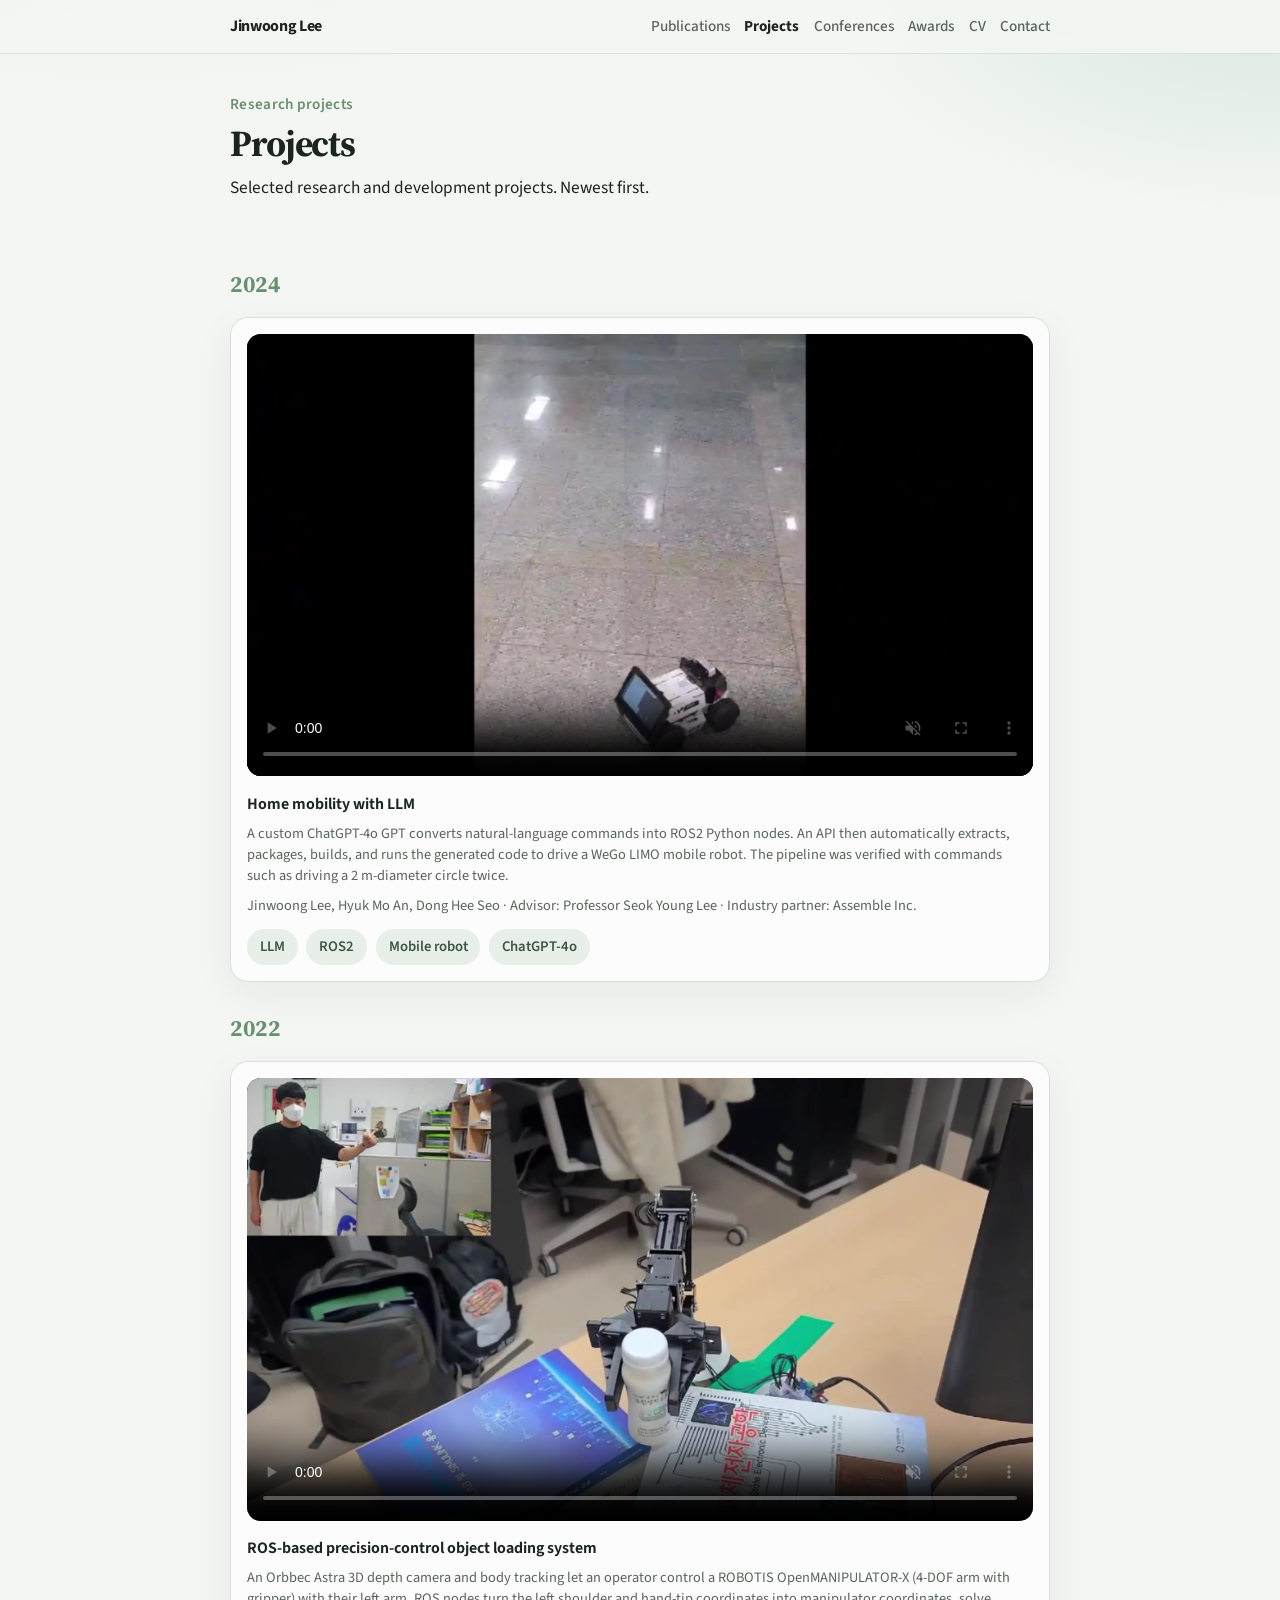
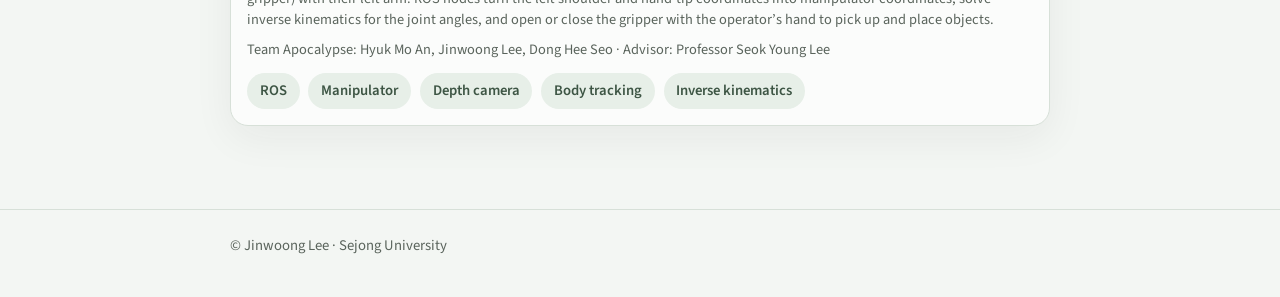
<file: projects.html>
<!DOCTYPE html>
<html lang="en">
<head>
  <meta charset="utf-8" />
  <meta name="viewport" content="width=device-width, initial-scale=1" />
  <title>Projects · Jinwoong Lee</title>
  <meta name="description" content="Research projects by Jinwoong Lee." />
  <link rel="preconnect" href="https://fonts.googleapis.com" />
  <link rel="preconnect" href="https://fonts.gstatic.com" crossorigin />
  <link href="https://fonts.googleapis.com/css2?family=Source+Sans+3:ital,wght@0,400;0,500;0,600;0,700;1,400&family=Source+Serif+4:opsz,wght@8..60,500;8..60,600&display=swap" rel="stylesheet" />
  <link rel="stylesheet" href="styles.css" />
</head>
<body>
  <header class="site-header">
    <div class="wrap header-inner">
      <a class="brand" href="index.html">Jinwoong Lee</a>
      <nav aria-label="Primary">
        <a href="publications.html">Publications</a>
        <a href="projects.html" class="is-active" aria-current="page">Projects</a>
        <a href="conferences.html">Conferences</a>
        <a href="awards.html">Awards</a>
        <a href="cv.html">CV</a>
        <a href="index.html#contact">Contact</a>
      </nav>
    </div>
  </header>

  <main id="top">
    <section class="wrap section page-hero">
      <p class="eyebrow">Research projects</p>
      <h1>Projects</h1>
      <p class="lead">Selected research and development projects. Newest first.</p>
    </section>

    <section class="wrap section">
      <div class="year-block">
        <h2 class="year">2024</h2>
        <article class="activity-card" id="home-mobility-llm">
          <video class="project-video" src="assets/projects/home-mobility-llm.mp4" poster="assets/projects/home-mobility-llm-poster.jpg" autoplay muted loop playsinline controls preload="metadata" aria-label="Home mobility with LLM demo video"></video>
          <div>
            <p class="activity-title">Home mobility with LLM</p>
            <p class="activity-note">A custom ChatGPT-4o GPT converts natural-language commands into ROS2 Python nodes. An API then automatically extracts, packages, builds, and runs the generated code to drive a WeGo LIMO mobile robot. The pipeline was verified with commands such as driving a 2&nbsp;m-diameter circle twice.</p>
            <p class="activity-note">Jinwoong Lee, Hyuk Mo An, Dong Hee Seo · Advisor: Professor Seok Young Lee · Industry partner: Assemble Inc.</p>
            <ul class="tags" aria-label="Tags" style="margin-top: 0.75rem;">
              <li>LLM</li>
              <li>ROS2</li>
              <li>Mobile robot</li>
              <li>ChatGPT-4o</li>
            </ul>
          </div>
        </article>
      </div>
      <div class="year-block">
        <h2 class="year">2022</h2>
        <article class="activity-card" id="ros-object-loading">
          <video class="project-video" src="assets/projects/ros-object-loading.mp4" poster="assets/projects/ros-object-loading-poster.jpg" autoplay muted loop playsinline controls preload="metadata" aria-label="ROS-based precision-control object loading system demo video"></video>
          <div>
            <p class="activity-title">ROS-based precision-control object loading system</p>
            <p class="activity-note">An Orbbec Astra 3D depth camera and body tracking let an operator control a ROBOTIS OpenMANIPULATOR-X (4-DOF arm with gripper) with their left arm. ROS nodes turn the left shoulder and hand-tip coordinates into manipulator coordinates, solve inverse kinematics for the joint angles, and open or close the gripper with the operator&rsquo;s hand to pick up and place objects.</p>
            <p class="activity-note">Team Apocalypse: Hyuk Mo An, Jinwoong Lee, Dong Hee Seo · Advisor: Professor Seok Young Lee</p>
            <ul class="tags" aria-label="Tags" style="margin-top: 0.75rem;">
              <li>ROS</li>
              <li>Manipulator</li>
              <li>Depth camera</li>
              <li>Body tracking</li>
              <li>Inverse kinematics</li>
            </ul>
          </div>
        </article>
      </div>
    </section>
  </main>

  <footer class="site-footer">
    <div class="wrap">© Jinwoong Lee · Sejong University</div>
  </footer>
</body>
</html>
</file>
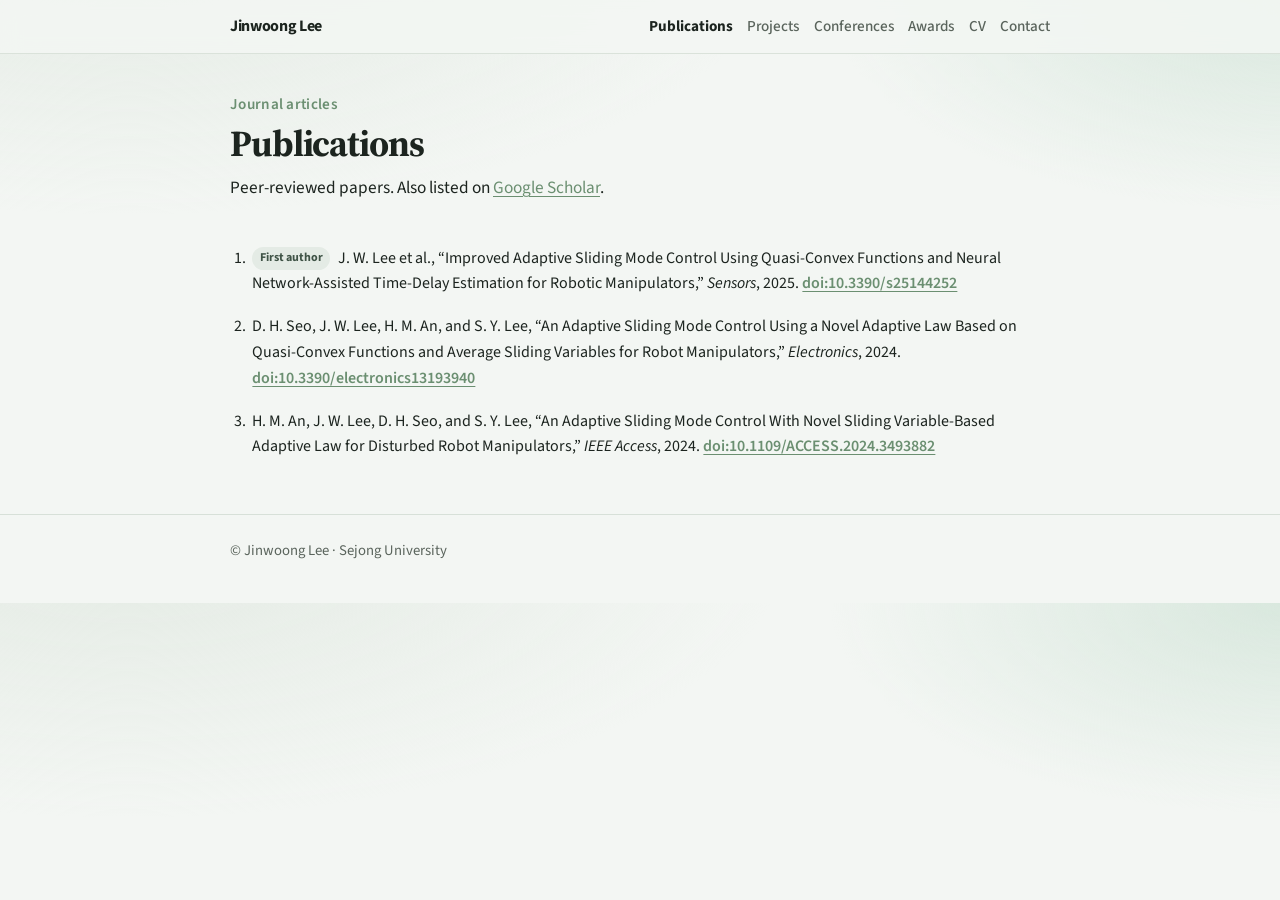
<file: publications.html>
<!DOCTYPE html>
<html lang="en">
<head>
  <meta charset="utf-8" />
  <meta name="viewport" content="width=device-width, initial-scale=1" />
  <title>Publications · Jinwoong Lee</title>
  <meta name="description" content="Peer-reviewed publications by Jinwoong Lee." />
  <link rel="preconnect" href="https://fonts.googleapis.com" />
  <link rel="preconnect" href="https://fonts.gstatic.com" crossorigin />
  <link href="https://fonts.googleapis.com/css2?family=Source+Sans+3:ital,wght@0,400;0,500;0,600;0,700;1,400&family=Source+Serif+4:opsz,wght@8..60,500;8..60,600&display=swap" rel="stylesheet" />
  <link rel="stylesheet" href="styles.css" />
</head>
<body>
  <header class="site-header">
    <div class="wrap header-inner">
      <a class="brand" href="index.html">Jinwoong Lee</a>
      <nav aria-label="Primary">
        <a href="publications.html" class="is-active" aria-current="page">Publications</a>
        <a href="projects.html">Projects</a>
        <a href="conferences.html">Conferences</a>
        <a href="awards.html">Awards</a>
        <a href="cv.html">CV</a>
        <a href="index.html#contact">Contact</a>
      </nav>
    </div>
  </header>

  <main id="top">
    <section class="wrap section page-hero">
      <p class="eyebrow">Journal articles</p>
      <h1>Publications</h1>
      <p class="lead">Peer-reviewed papers. Also listed on <a href="https://scholar.google.com/citations?user=CdS5ZDsAAAAJ" rel="noopener">Google Scholar</a>.</p>
    </section>

    <section class="wrap section">
      <ol class="pubs">
        <li>
          <span class="badge">First author</span>
          J. W. Lee et al.,
          “Improved Adaptive Sliding Mode Control Using Quasi-Convex Functions and Neural Network-Assisted Time-Delay Estimation for Robotic Manipulators,”
          <em>Sensors</em>, 2025.
          <a href="https://doi.org/10.3390/s25144252" rel="noopener">doi:10.3390/s25144252</a>
        </li>
        <li>
          D. H. Seo, J. W. Lee, H. M. An, and S. Y. Lee,
          “An Adaptive Sliding Mode Control Using a Novel Adaptive Law Based on Quasi-Convex Functions and Average Sliding Variables for Robot Manipulators,”
          <em>Electronics</em>, 2024.
          <a href="https://doi.org/10.3390/electronics13193940" rel="noopener">doi:10.3390/electronics13193940</a>
        </li>
        <li>
          H. M. An, J. W. Lee, D. H. Seo, and S. Y. Lee,
          “An Adaptive Sliding Mode Control With Novel Sliding Variable-Based Adaptive Law for Disturbed Robot Manipulators,”
          <em>IEEE Access</em>, 2024.
          <a href="https://doi.org/10.1109/ACCESS.2024.3493882" rel="noopener">doi:10.1109/ACCESS.2024.3493882</a>
        </li>
      </ol>
    </section>
  </main>

  <footer class="site-footer">
    <div class="wrap">© Jinwoong Lee · Sejong University</div>
  </footer>
</body>
</html>
</file>
<file: styles.css>
:root {
  --bg: #f3f6f3;
  --card: #fbfcfb;
  --ink: #1c241f;
  --muted: #5a645c;
  --line: #d7e0d8;
  --accent: #6b8f71;
  --accent-soft: #e7efe8;
  --shadow: 0 12px 40px rgba(28, 36, 31, 0.06);
  --radius: 18px;
  --max: 820px;
}

* { box-sizing: border-box; }
html { scroll-behavior: smooth; }
body {
  margin: 0;
  font-family: "Source Sans 3", system-ui, sans-serif;
  color: var(--ink);
  background:
    radial-gradient(1200px 500px at 10% -10%, #e4ebe4 0%, transparent 55%),
    radial-gradient(900px 420px at 100% 0%, #d9e8de 0%, transparent 50%),
    var(--bg);
  line-height: 1.6;
}

a { color: var(--accent); text-decoration-thickness: 1px; text-underline-offset: 3px; }
a:hover { color: #4a6550; }

.wrap { width: min(var(--max), calc(100% - 2.5rem)); margin-inline: auto; }

.site-header {
  position: sticky;
  top: 0;
  z-index: 10;
  backdrop-filter: blur(10px);
  background: rgba(243, 246, 243, 0.88);
  border-bottom: 1px solid rgba(215, 224, 216, 0.9);
}
.header-inner {
  display: flex;
  align-items: center;
  justify-content: space-between;
  gap: 1rem;
  padding: 0.85rem 0;
}
.brand {
  font-weight: 700;
  color: var(--ink);
  text-decoration: none;
  letter-spacing: -0.02em;
}
nav { display: flex; flex-wrap: wrap; gap: 0.9rem; }
nav a {
  color: var(--muted);
  text-decoration: none;
  font-size: 0.95rem;
  font-weight: 500;
}
nav a:hover { color: var(--ink); }

.hero {
  display: grid;
  grid-template-columns: 160px 1fr;
  gap: 1.75rem;
  align-items: center;
  padding: 3rem 0 2rem;
}
.avatar {
  width: 160px;
  height: 160px;
  object-fit: cover;
  object-position: center 18%;
  border-radius: 28px;
  box-shadow: var(--shadow);
  border: 3px solid #fff;
  background: var(--accent-soft);
}
.eyebrow {
  margin: 0 0 0.35rem;
  color: var(--accent);
  font-weight: 600;
  font-size: 0.95rem;
  letter-spacing: 0.02em;
}
h1 {
  margin: 0;
  font-family: "Source Serif 4", Georgia, serif;
  font-size: clamp(2rem, 4vw, 2.6rem);
  line-height: 1.15;
  letter-spacing: -0.03em;
}
.ko {
  display: inline-block;
  margin-left: 0.35rem;
  color: var(--muted);
  font-size: 0.55em;
  font-weight: 500;
  vertical-align: middle;
}
.affiliation {
  margin: 0.85rem 0 1rem;
  color: var(--muted);
}
.links { display: flex; flex-wrap: wrap; gap: 0.85rem; margin: 0; }
.links a {
  display: inline-flex;
  align-items: center;
  padding: 0.35rem 0.75rem;
  border-radius: 999px;
  background: var(--card);
  border: 1px solid var(--line);
  text-decoration: none;
  font-size: 0.92rem;
  font-weight: 600;
}
.links a:hover { background: var(--accent-soft); }

.section { padding: 1.6rem 0 0.4rem; }
.section h2 {
  margin: 0 0 0.9rem;
  font-family: "Source Serif 4", Georgia, serif;
  font-size: 1.45rem;
  letter-spacing: -0.02em;
}
.lead { font-size: 1.08rem; margin: 0 0 0.75rem; max-width: 62ch; }
#about .lead { max-width: none; text-align: justify; }
.meta { margin: 0; color: var(--muted); }

.tags {
  list-style: none;
  display: flex;
  flex-wrap: wrap;
  gap: 0.55rem;
  padding: 0;
  margin: 0;
}
.tags li {
  padding: 0.4rem 0.8rem;
  border-radius: 999px;
  background: var(--accent-soft);
  color: #3d5544;
  font-size: 0.92rem;
  font-weight: 600;
}

.timeline {
  list-style: none;
  margin: 0;
  padding: 0;
  display: grid;
  gap: 1rem;
}
.timeline li {
  display: grid;
  grid-template-columns: 9.5rem 1fr;
  gap: 1rem;
  padding: 1rem 1.1rem;
  background: var(--card);
  border: 1px solid var(--line);
  border-radius: var(--radius);
  box-shadow: var(--shadow);
}
.when {
  color: var(--accent);
  font-weight: 700;
  font-size: 0.92rem;
}
.what .note {
  display: block;
  margin-top: 0.25rem;
  color: var(--muted);
  font-size: 0.92rem;
}

.pubs {
  margin: 0;
  padding-left: 1.2rem;
  display: grid;
  gap: 1.1rem;
}
.pubs li { padding-left: 0.2rem; }
.badge {
  display: inline-block;
  margin-right: 0.35rem;
  padding: 0.12rem 0.45rem;
  border-radius: 999px;
  background: #e4ebe5;
  color: #3f5346;
  font-size: 0.75rem;
  font-weight: 700;
  vertical-align: 0.1em;
}
.pubs a { font-weight: 600; white-space: nowrap; }

.contact-list {
  list-style: none;
  margin: 0;
  padding: 1rem 1.1rem;
  background: var(--card);
  border: 1px solid var(--line);
  border-radius: var(--radius);
  box-shadow: var(--shadow);
}
.contact-list li {
  display: grid;
  grid-template-columns: 7rem 1fr;
  gap: 0.75rem;
  padding: 0.45rem 0;
  border-bottom: 1px solid var(--line);
}
.contact-list li:last-child { border-bottom: 0; }
.contact-list span { color: var(--muted); font-weight: 600; }

.site-footer {
  margin-top: 3rem;
  padding: 1.5rem 0 2.5rem;
  color: var(--muted);
  font-size: 0.92rem;
  border-top: 1px solid var(--line);
}

@media (max-width: 700px) {
  .hero { grid-template-columns: 1fr; }
  .avatar { width: 120px; height: 120px; border-radius: 22px; }
  .timeline li, .contact-list li { grid-template-columns: 1fr; gap: 0.25rem; }
  nav { gap: 0.65rem; }
}

.year-block { margin: 1.25rem 0 1.75rem; }
.year {
  margin: 0 0 0.75rem;
  font-family: "Source Serif 4", Georgia, serif;
  font-size: 1.15rem;
  color: var(--accent);
}


.activity-type { margin: 0 0 0.35rem; color: var(--accent); font-size: 0.85rem; font-weight: 700; }
.activity-title { margin: 0 0 0.45rem; font-weight: 650; line-height: 1.35; }
.activity-venue { margin: 0 0 0.25rem; color: var(--muted); }
.activity-meta { margin: 0; color: var(--muted); font-size: 0.92rem; }


nav a.is-active {
  color: var(--ink);
  font-weight: 700;
}
.page-hero { padding-top: 2.4rem; }
.page-hero h1 {
  margin: 0 0 0.6rem;
  font-family: "Source Serif 4", Georgia, serif;
  font-size: clamp(1.8rem, 3.5vw, 2.3rem);
  letter-spacing: -0.03em;
}
.teaser-grid {
  display: grid;
  grid-template-columns: repeat(2, minmax(0, 1fr));
  gap: 1rem;
}
.teaser-card {
  display: block;
  padding: 1.1rem 1.15rem;
  background: var(--card);
  border: 1px solid var(--line);
  border-radius: var(--radius);
  box-shadow: var(--shadow);
  text-decoration: none;
  color: inherit;
  transition: border-color 0.15s ease, transform 0.15s ease;
}
.teaser-card:hover {
  border-color: #b7c9bb;
  transform: translateY(-1px);
  color: inherit;
}
.teaser-label {
  margin: 0 0 0.35rem;
  color: var(--accent);
  font-size: 0.85rem;
  font-weight: 700;
}
.teaser-title {
  margin: 0 0 0.65rem;
  font-weight: 650;
  line-height: 1.35;
}
.teaser-more {
  margin: 0;
  color: var(--accent);
  font-weight: 600;
  font-size: 0.92rem;
}
@media (max-width: 700px) {
  .teaser-grid { grid-template-columns: 1fr; }
}

.activity-card {
  display: grid;
  gap: 1.1rem;
  padding: 1rem;
  background: var(--card);
  border: 1px solid var(--line);
  border-radius: var(--radius);
  box-shadow: var(--shadow);
}
.activity-media {
  display: grid;
  grid-template-columns: 1fr 1fr;
  gap: 0.75rem;
  align-items: start;
}
.activity-media--single {
  grid-template-columns: minmax(160px, 320px);
}
.activity-media figure {
  margin: 0;
  display: flex;
  flex-direction: column;
  justify-content: flex-start;
  min-height: 0;
}
.activity-media figcaption {
  margin-top: 0.35rem;
  color: var(--muted);
  font-size: 0.82rem;
  font-weight: 600;
}
.activity-photo,
.activity-material {
  width: 100%;
  height: 220px;
  border-radius: 14px;
  display: block;
  background: #eef3ef;
  border: 1px solid var(--line);
  object-fit: contain;
  object-position: center;
}
.activity-media {
  align-items: start;
}
@media (max-width: 700px) {
  .activity-media { grid-template-columns: 1fr; }
  .activity-media--single { grid-template-columns: 1fr; }
}

.meta.advisor { margin-top: 0.35rem; }

.section-head { display: flex; flex-wrap: wrap; align-items: baseline; justify-content: space-between; gap: 0.5rem 1rem; }
.section-head h2 { margin: 0; }
.section-note { margin: 0; color: var(--muted); font-size: 0.95rem; }

.project-grid {
  display: grid;
  grid-template-columns: repeat(2, minmax(0, 1fr));
  gap: 1rem;
  margin-top: 1rem;
}
.project-card {
  display: flex;
  flex-direction: column;
  overflow: hidden;
  background: var(--card);
  border: 1px solid var(--line);
  border-radius: var(--radius);
  box-shadow: var(--shadow);
  text-decoration: none;
  color: inherit;
  transition: border-color 0.15s ease, transform 0.15s ease;
}
.project-card:hover {
  border-color: #b7c9bb;
  transform: translateY(-2px);
  color: inherit;
}
.project-card img,
.project-fallback {
  width: 100%;
  aspect-ratio: 4 / 3;
  object-fit: contain;
  object-position: center top;
  background: var(--accent-soft);
  display: block;
}
.project-fallback {
  display: grid;
  place-items: center;
  font-family: "Source Serif 4", Georgia, serif;
  font-weight: 600;
  color: #3d5544;
  letter-spacing: -0.02em;
}
.project-body { padding: 1rem 1.05rem 1.15rem; }
.project-label {
  margin: 0 0 0.35rem;
  color: var(--accent);
  font-size: 0.82rem;
  font-weight: 700;
}
.project-body h3 {
  margin: 0 0 0.45rem;
  font-family: "Source Serif 4", Georgia, serif;
  font-size: 1.15rem;
  letter-spacing: -0.02em;
  line-height: 1.3;
}
.project-body p {
  margin: 0;
  color: var(--muted);
  font-size: 0.95rem;
}
@media (max-width: 700px) {
  .project-grid { grid-template-columns: 1fr; }
}

@media print {
  .site-header, .site-footer, nav { display: none !important; }
  body { background: #fff; }
  .wrap { width: 100%; }
}

.activity-media--with-video {
  grid-template-columns: 1fr 1fr;
}
.activity-video-wrap {
  width: 100%;
  display: flex;
  flex-direction: column;
  align-items: stretch;
  min-width: 0;
}
.activity-video {
  width: 100%;
  height: 220px;
  border-radius: 14px;
  display: block;
  background: #eef3ef;
  border: 1px solid var(--line);
  object-fit: contain;
  object-position: center center;
}
.activity-award {
  height: 220px;
}
.activity-note {
  margin: 0.55rem 0 0;
  color: var(--muted);
  font-size: 0.9rem;
  line-height: 1.45;
}
@media (max-width: 700px) {
  .activity-media--with-video { grid-template-columns: 1fr; }
  .activity-photo,
  .activity-material,
  .activity-award { height: 200px; }
  .activity-video { height: 200px; }
}

/* Publications carousel: two cards visible, arrow to advance */
.carousel {
  position: relative;
  display: grid;
  grid-template-columns: auto 1fr auto;
  align-items: center;
  gap: 0.55rem;
}
.carousel-viewport {
  overflow: hidden;
  min-width: 0;
}
.carousel-track {
  display: grid;
  grid-auto-flow: column;
  grid-auto-columns: calc((100% - 1rem) / 2);
  gap: 1rem;
  transition: transform 0.35s ease;
  will-change: transform;
}
.carousel-track .project-card {
  min-width: 0;
}
.carousel-btn {
  appearance: none;
  border: 1px solid var(--line);
  background: var(--card);
  color: var(--ink);
  width: 2.4rem;
  height: 2.4rem;
  border-radius: 999px;
  box-shadow: var(--shadow);
  font-size: 1.45rem;
  line-height: 1;
  cursor: pointer;
  display: grid;
  place-items: center;
  padding: 0;
}
.carousel-btn:hover {
  border-color: #b7c9bb;
  color: var(--accent);
}
.carousel-btn[hidden] {
  visibility: hidden;
  pointer-events: none;
}
@media (max-width: 700px) {
  .carousel-track {
    grid-auto-columns: 100%;
  }
}

/* Project demo video */
.project-video {
  width: 100%;
  aspect-ratio: 16 / 9;
  display: block;
  background: #000;
  border-radius: 14px;
  object-fit: contain;
}
.project-card .project-video { border-radius: 0; }
.project-body h3 a { color: inherit; text-decoration: none; }
.project-body h3 a:hover { color: var(--accent); }

/* Three-up card grid (home Conferences) */
.project-grid--3 { grid-template-columns: repeat(3, minmax(0, 1fr)); }
.project-grid--3 .project-body h3 { font-size: 1.02rem; }
@media (max-width: 860px) {
  .project-grid--3 { grid-template-columns: repeat(2, minmax(0, 1fr)); }
}
@media (max-width: 700px) {
  .project-grid--3 { grid-template-columns: 1fr; }
}
</file>
